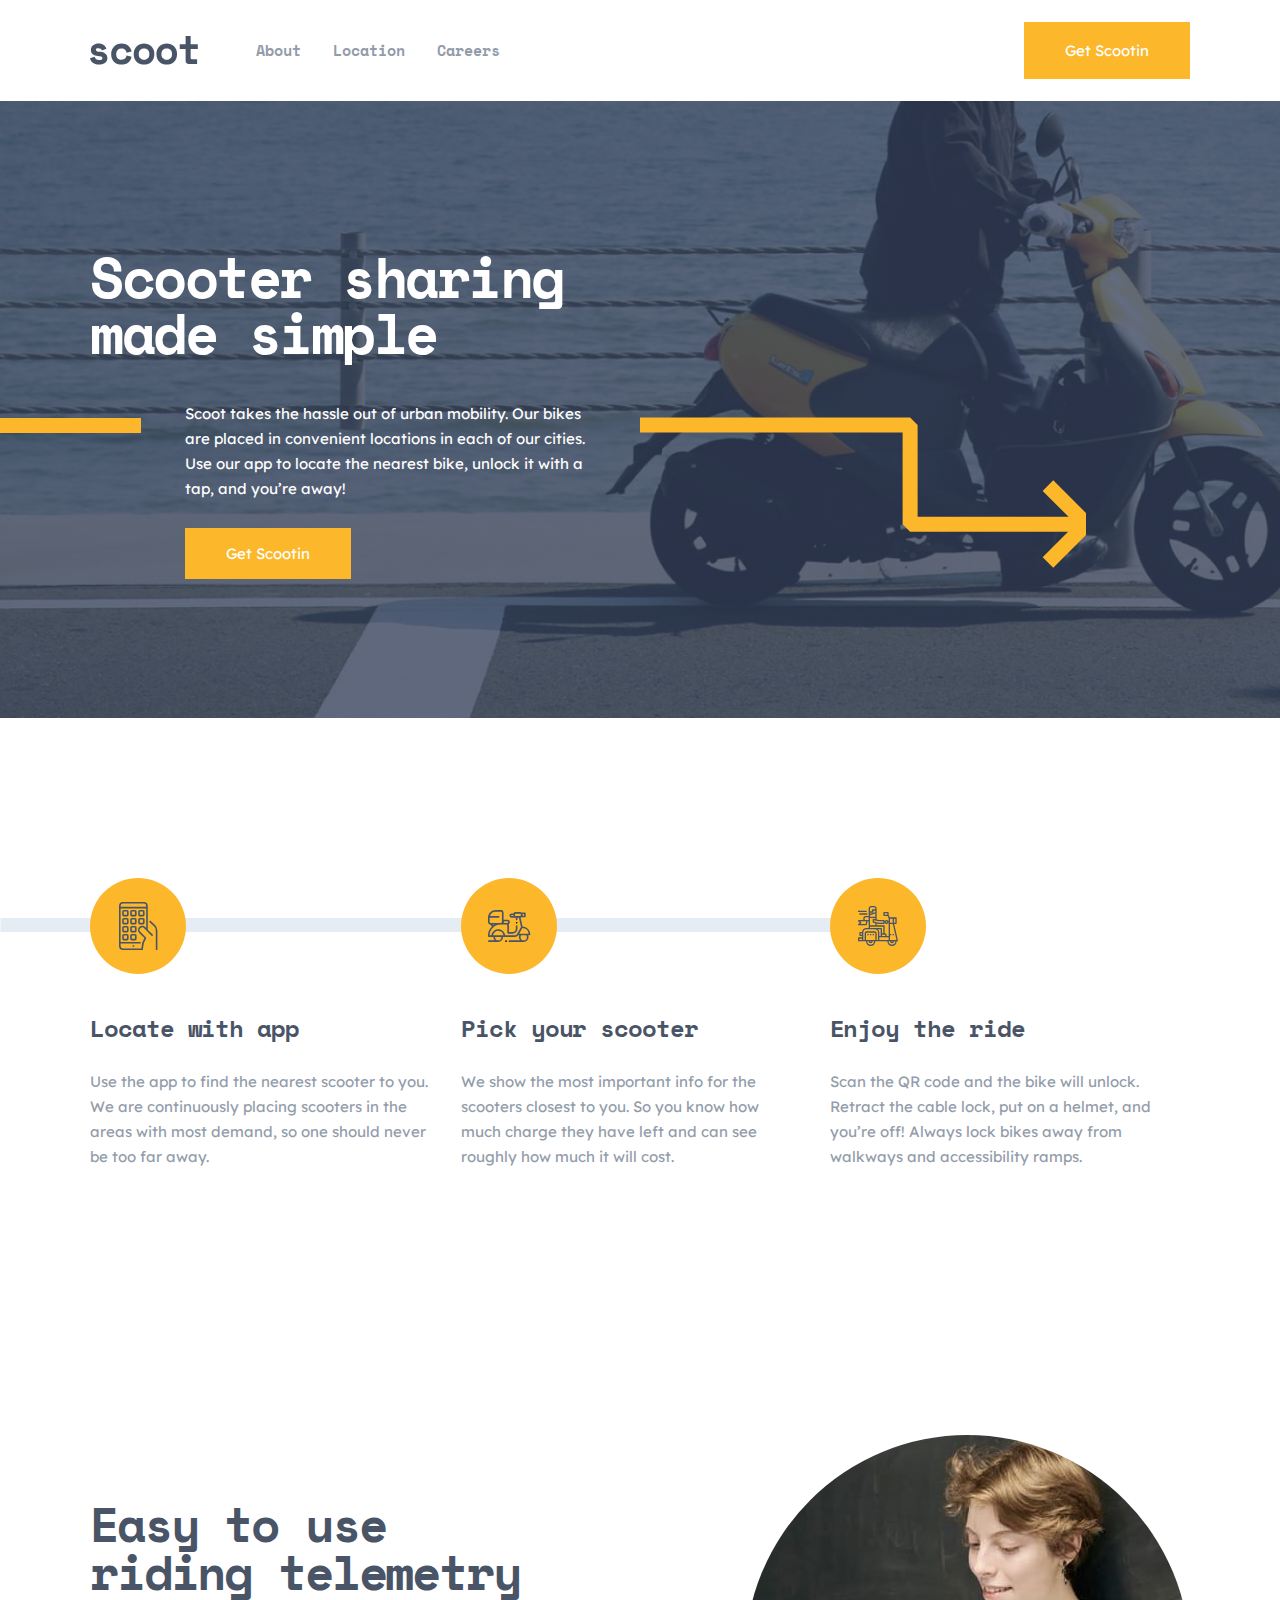
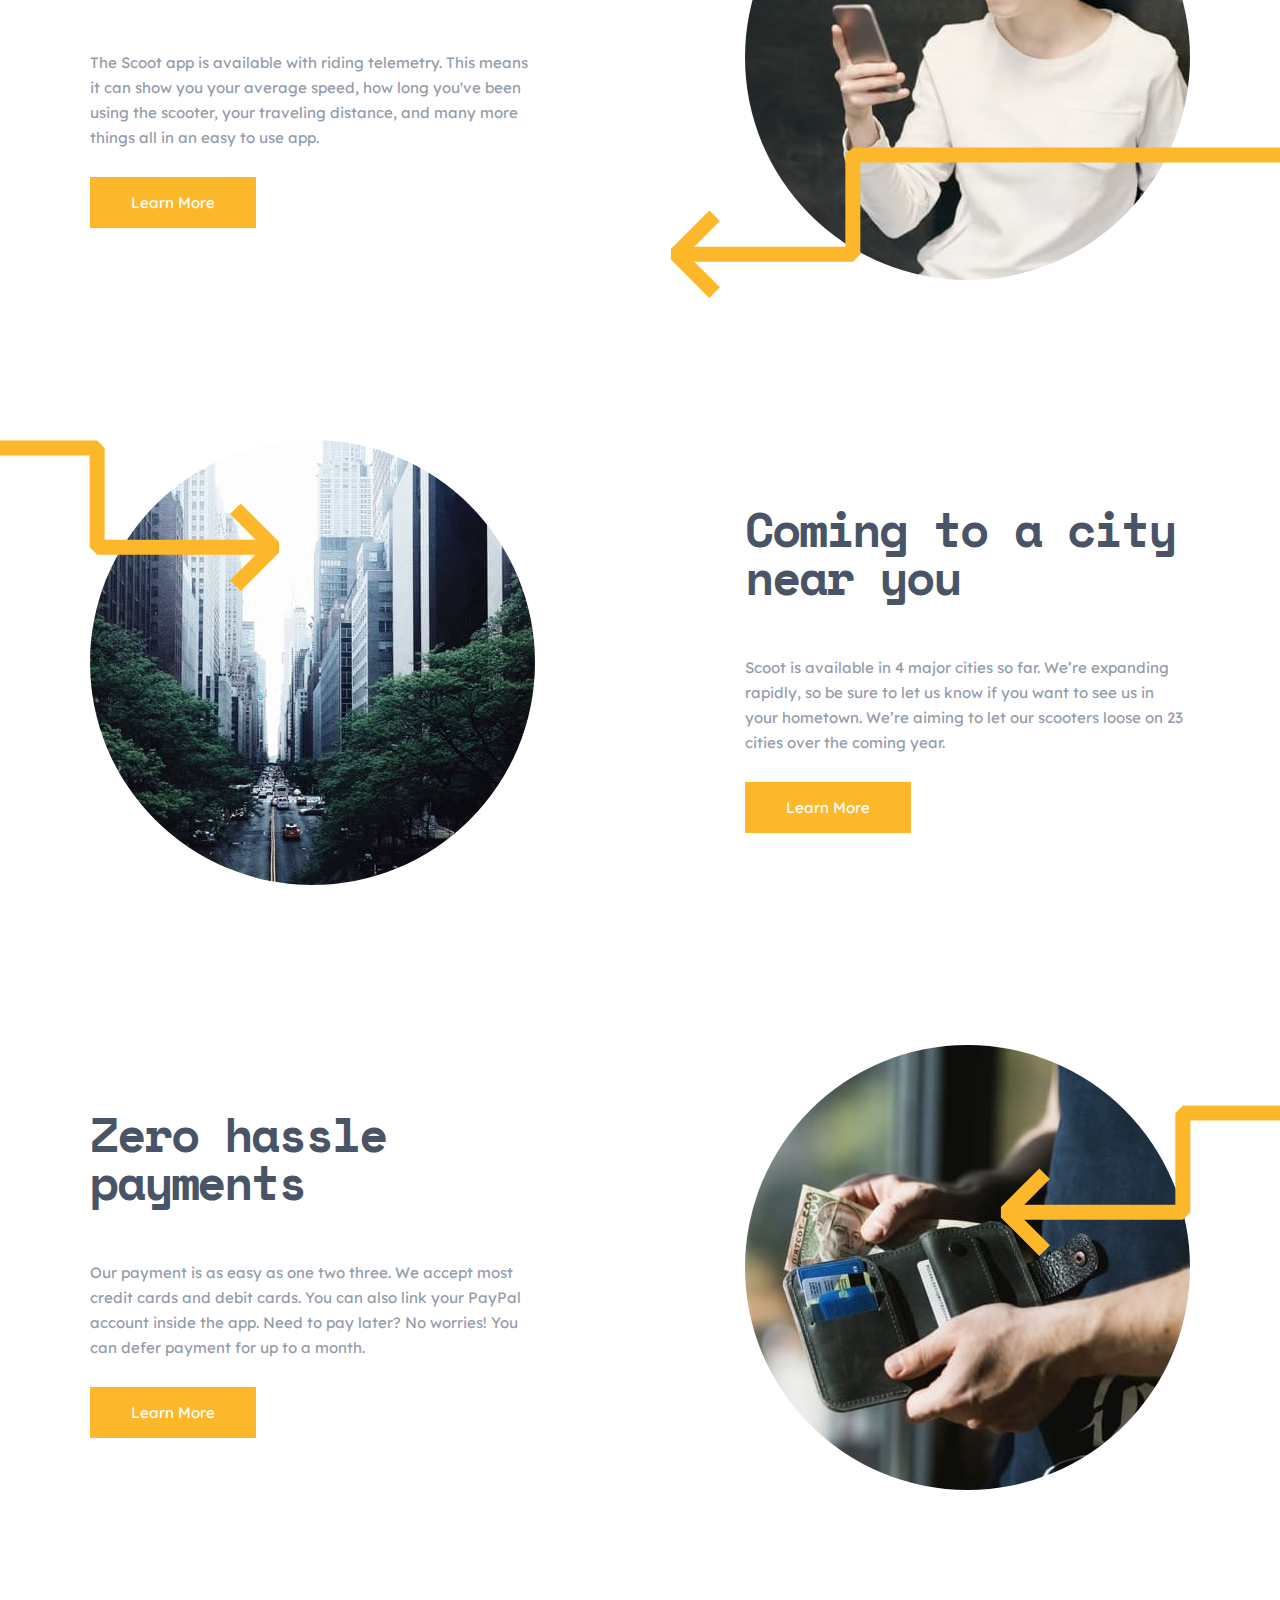
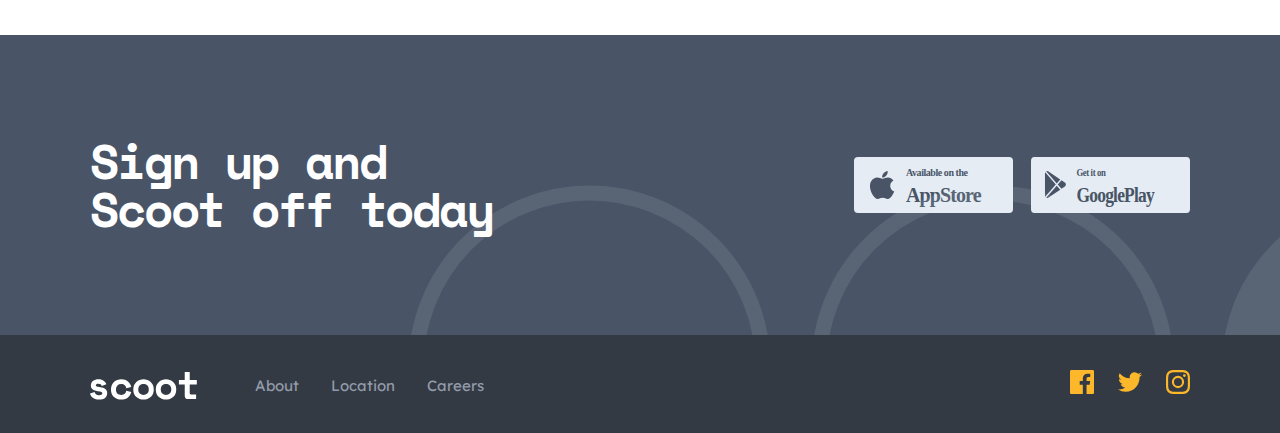
<file: index.html>
<!doctype html>
<html lang="en">

<head>
  <meta charset="utf-8">
  <meta name="viewport" content="width=device-width, initial-scale=1, shrink-to-fit=no">
  <link rel="stylesheet" href="./css/main.min.css">
  <title>Scoot Home</title>
</head>

<body>
  <!--HEADER-->
  <header class="header">
    <div class="header__container container">
      <img src="./assets/icons/hamburger.svg" alt="hamburger" id="open" onclick="openF()">
      <div id="sidebar">
        <img src="./assets/icons/close.svg" alt="close" id="close" onclick="closeF()">
        <ul class="sidebar__menu">
          <li class="sidebar__item">
            <a href="./about.html" class="sidebar__link" onclick="closeF()">About</a>
          </li>
          <li class="sidebar__item">
            <a href="./location.html" class="sidebar__link" onclick="closeF()">Location</a>
          </li>
          <li class="sidebar__item">
            <a href="./career.html" class="sidebar__link" onclick="closeF()">Careers</a>
          </li>
        </ul>
        <a href="#" class="sidebar__btn" onclick="closeF()">Get Scootin</a>
      </div>
      <nav class="sitenav">
        <a href="index.html" class="logo-link">
          <img class="logo" src="./assets/logo.svg" alt="logo">
        </a>
        <ul class="sitenav__list">
          <li class="sitenav__item">
            <a class="sitenav__link" href="./about.html">About</a>
          </li>
          <li class="sitenav__item">
            <a class="sitenav__link" href="./location.html">Location</a>
          </li>
          <li class="sitenav__item">
            <a class="sitenav__link" href="./career.html">Careers</a>
          </li>
        </ul>
      </nav>
      <a href="#" class="sitenav__btn btn-hover">Get Scootin</a>
    </div>
  </header>
  <main class="main">
    <section class="hero">
      <div class="container hero__container">
        <h1 class="hero__title">Scooter sharing made simple</h1>
        <div class="hero__content">
          <p class="hero__content--desc">Scoot takes the hassle out of urban mobility. Our bikes are placed in
            convenient locations in each of our cities. Use our app to locate the nearest bike, unlock it with a tap,
            and you’re away!</p>
          <a href="#" class="hero__content--link">Get Scootin</a>
        </div>
      </div>
    </section>

    <section class="feature">
      <div class="feature__container container">
        <ul class="feature__list">
          <li class="feature__item">
            <img src="./assets/icons/locate.svg" alt="icon" class="feature__item--icon">
            <div class="feature__item--content">

              <h4 class="feature__item--title">Locate with app</h4>
              <p class="feature__item--desc">Use the app to find the nearest scooter to you. We are continuously placing
                scooters in the areas with most demand, so one should never be too far away. </p>
            </div>
          </li>
          <li class="feature__item">
            <img src="./assets/icons/scooter.svg" alt="icon" class="feature__item--icon">
            <div class="feature__item--content">

              <h4 class="feature__item--title">Pick your scooter</h4>
              <p class="feature__item--desc">We show the most important info for the scooters closest to you. So you
                know
                how much charge they have left and can see roughly how much it will cost.</p>
            </div>
          </li>
          <li class="feature__item">
            <img src="./assets/icons/ride.svg" alt="icon" class="feature__item--icon">
            <div class="feature__item--content">
              <h4 class="feature__item--title">Enjoy the ride</h4>
              <p class="feature__item--desc">Scan the QR code and the bike will unlock. Retract the cable lock, put on a
                helmet, and you’re off! Always lock bikes away from walkways and accessibility ramps.</p>
            </div>
          </li>
        </ul>
      </div>
    </section>

    <section class="articles">
      <div class="articles__container container">
        <div class="article">
          <div class="article__content">
            <h1 class="article__content--title">Easy to use
              riding telemetry</h1>
            <p class="article__content--desc">The Scoot app is available with riding telemetry. This means it can show
              you your average speed, how long you've been using the scooter, your traveling distance, and many more
              things all in an easy to use app.</p>
            <a href="#" class="hero__content--link">Learn More</a>
          </div>
          <img src="./assets/images/telemetry.jpg" alt="" class="article__img">
        </div>
        <div class="article">
          <div class="article__content">
            <h1 class="article__content--title">Coming to a city near you</h1>
            <p class="article__content--desc">Scoot is available in 4 major cities so far. We’re expanding rapidly, so
              be sure to let us know if you want to see us in your hometown. We’re aiming to let our scooters loose on
              23 cities over the coming year.</p>
            <a href="#" class="hero__content--link">Learn More</a>
          </div>
          <img src="./assets/images/near-you.jpg" alt="" class="article__img">
        </div>
        <div class="article">
          <div class="article__content">
            <h1 class="article__content--title">Zero hassle payments</h1>
            <p class="article__content--desc">Our payment is as easy as one two three. We accept most credit cards and
              debit cards. You can also link your PayPal account inside the app. Need to pay later? No worries! You can
              defer payment for up to a month.</p>
            <a href="#" class="hero__content--link">Learn More</a>
          </div>
          <img src="./assets/images/payments.jpg" class="article__img" alt="pay">
        </div>
      </div>
    </section>
  </main>
  <!--Footer-->
  <footer class="footer">
    <section class="store">
      <div class="store__container container">
        <h2 class="store__title">Sign up and Scoot off today</h2>
        <div class="store__links">
          <a href="#" class="store__link">
            <img src="./assets/icons/app-store.svg" alt="image" class="store__img">
          </a>
          <a href="#" class="footer__store--link">
            <img src="./assets/icons/google-play.svg" alt="image" class="store__img">
          </a>
        </div>
      </div>
    </section>
    <div class="footer__container container">
      <nav class="sitenav">
        <a href="index.html" class="logo-link">
          <img class="logo" src="./assets/logo-white.svg" alt="logo">
        </a>
        <ul class="sitenav__list">
          <li class="sitenav__item">
            <a class="sitenav__link" href="./about.html">About</a>
          </li>
          <li class="sitenav__item">
            <a class="sitenav__link" href="./location.html">Location</a>
          </li>
          <li class="sitenav__item">
            <a class="sitenav__link" href="./career.html">Careers</a>
          </li>
        </ul>
      </nav>
      <div class="footer__icon">
        <a href="#" class="footer__icon--link">
          <svg xmlns="http://www.w3.org/2000/svg" width="24" height="24">
            <path fill="#FCB72B"
              d="M22.675 0H1.325C.593 0 0 .593 0 1.325v21.351C0 23.407.593 24 1.325 24H12.82v-9.294H9.692v-3.622h3.128V8.413c0-3.1 1.893-4.788 4.659-4.788 1.325 0 2.463.099 2.795.143v3.24l-1.918.001c-1.504 0-1.795.715-1.795 1.763v2.313h3.587l-.467 3.622h-3.12V24h6.116c.73 0 1.323-.593 1.323-1.325V1.325C24 .593 23.407 0 22.675 0z" />
          </svg>
        </a>
        <a href="#" class="footer__icon--link">
          <svg xmlns="http://www.w3.org/2000/svg" width="24" height="20">
            <path fill="#FCB72B"
              d="M24 2.557a9.83 9.83 0 01-2.828.775A4.932 4.932 0 0023.337.608a9.864 9.864 0 01-3.127 1.195A4.916 4.916 0 0016.616.248c-3.179 0-5.515 2.966-4.797 6.045A13.978 13.978 0 011.671 1.149a4.93 4.93 0 001.523 6.574 4.903 4.903 0 01-2.229-.616c-.054 2.281 1.581 4.415 3.949 4.89a4.935 4.935 0 01-2.224.084 4.928 4.928 0 004.6 3.419A9.9 9.9 0 010 17.54a13.94 13.94 0 007.548 2.212c9.142 0 14.307-7.721 13.995-14.646A10.025 10.025 0 0024 2.557z" />
          </svg>
        </a>
        <a href="#" class="footer__icon--link">
          <svg xmlns="http://www.w3.org/2000/svg" width="24" height="24">
            <path fill="#FCB72B"
              d="M12 2.163c3.204 0 3.584.012 4.85.07 3.252.148 4.771 1.691 4.919 4.919.058 1.265.069 1.645.069 4.849 0 3.205-.012 3.584-.069 4.849-.149 3.225-1.664 4.771-4.919 4.919-1.266.058-1.644.07-4.85.07-3.204 0-3.584-.012-4.849-.07-3.26-.149-4.771-1.699-4.919-4.92-.058-1.265-.07-1.644-.07-4.849 0-3.204.013-3.583.07-4.849.149-3.227 1.664-4.771 4.919-4.919 1.266-.057 1.645-.069 4.849-.069zM12 0C8.741 0 8.333.014 7.053.072 2.695.272.273 2.69.073 7.052.014 8.333 0 8.741 0 12c0 3.259.014 3.668.072 4.948.2 4.358 2.618 6.78 6.98 6.98C8.333 23.986 8.741 24 12 24c3.259 0 3.668-.014 4.948-.072 4.354-.2 6.782-2.618 6.979-6.98.059-1.28.073-1.689.073-4.948 0-3.259-.014-3.667-.072-4.947-.196-4.354-2.617-6.78-6.979-6.98C15.668.014 15.259 0 12 0zm0 5.838a6.162 6.162 0 100 12.324 6.162 6.162 0 000-12.324zM12 16a4 4 0 110-8 4 4 0 010 8zm6.406-11.845a1.44 1.44 0 100 2.881 1.44 1.44 0 000-2.881z" />
          </svg>
        </a>
      </div>
    </div>
  </footer>

  <script src="./app.js"></script>
</body>

</html>
</file>
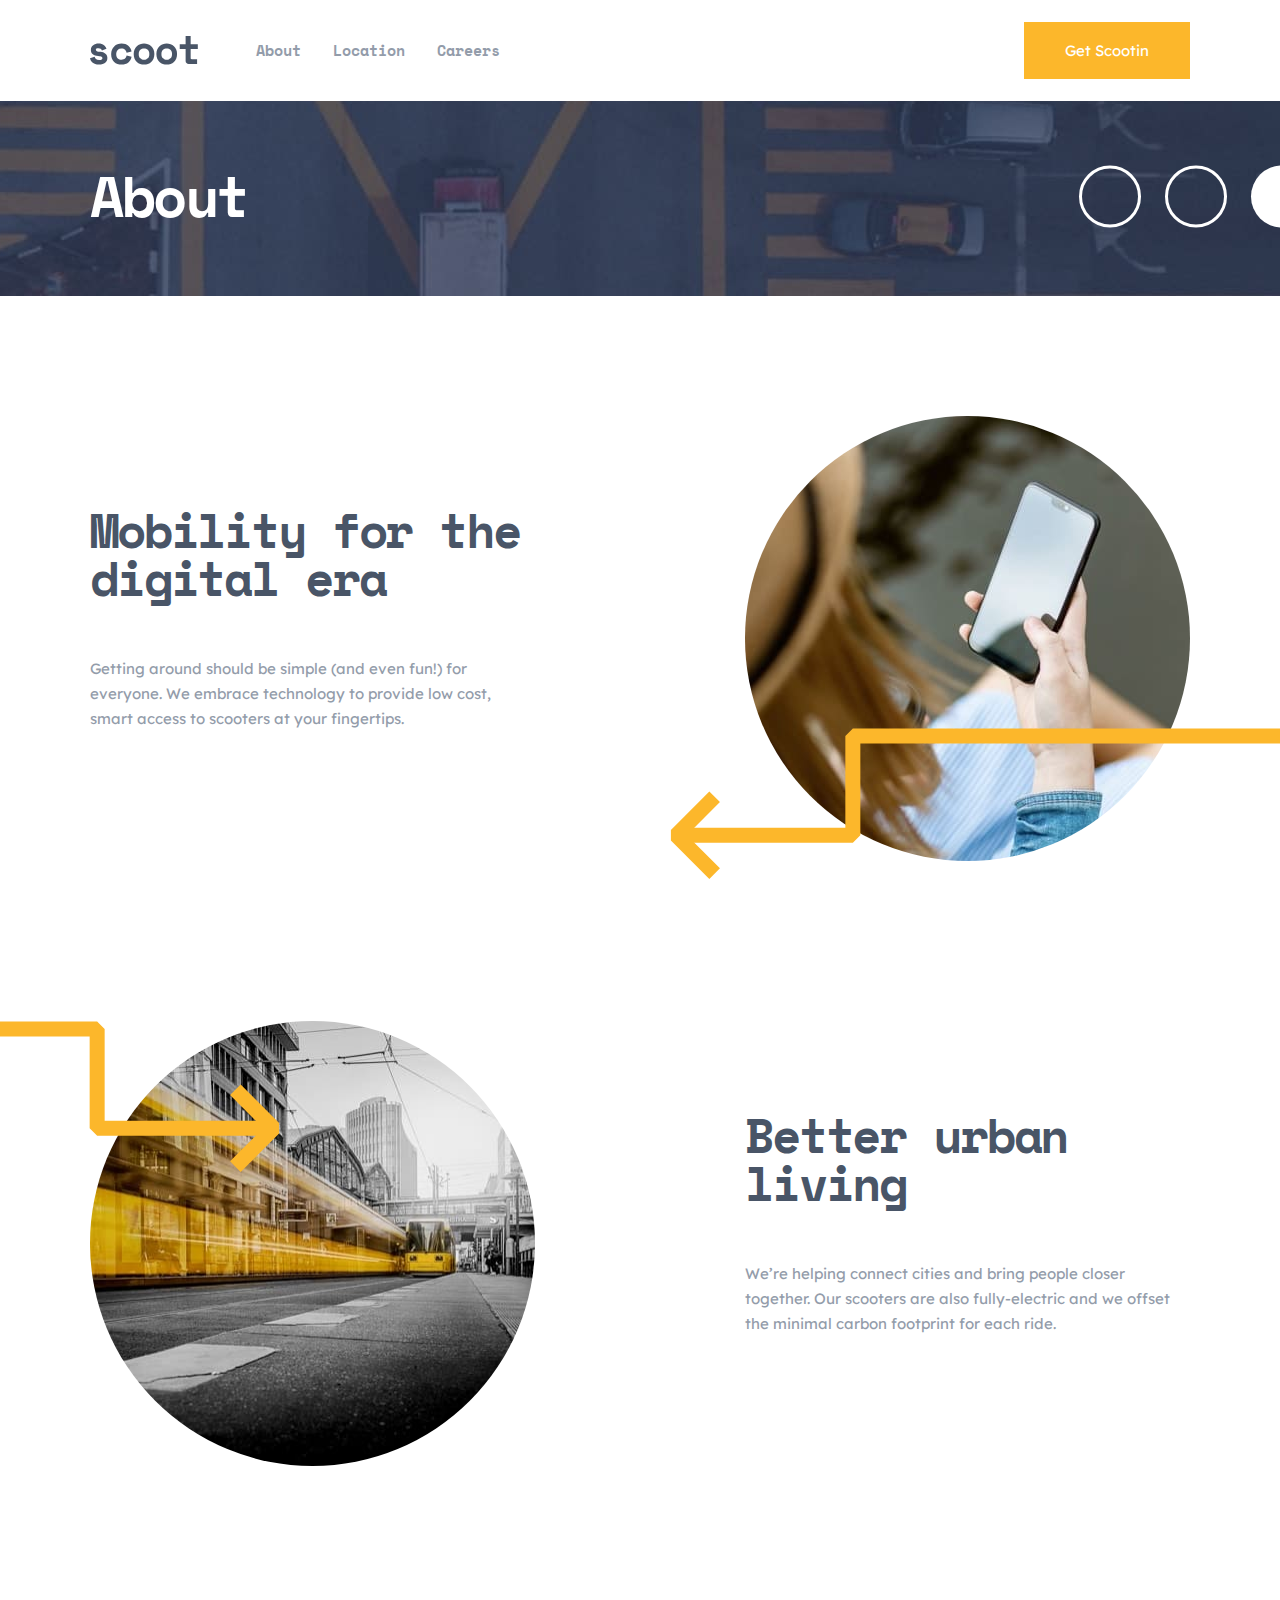
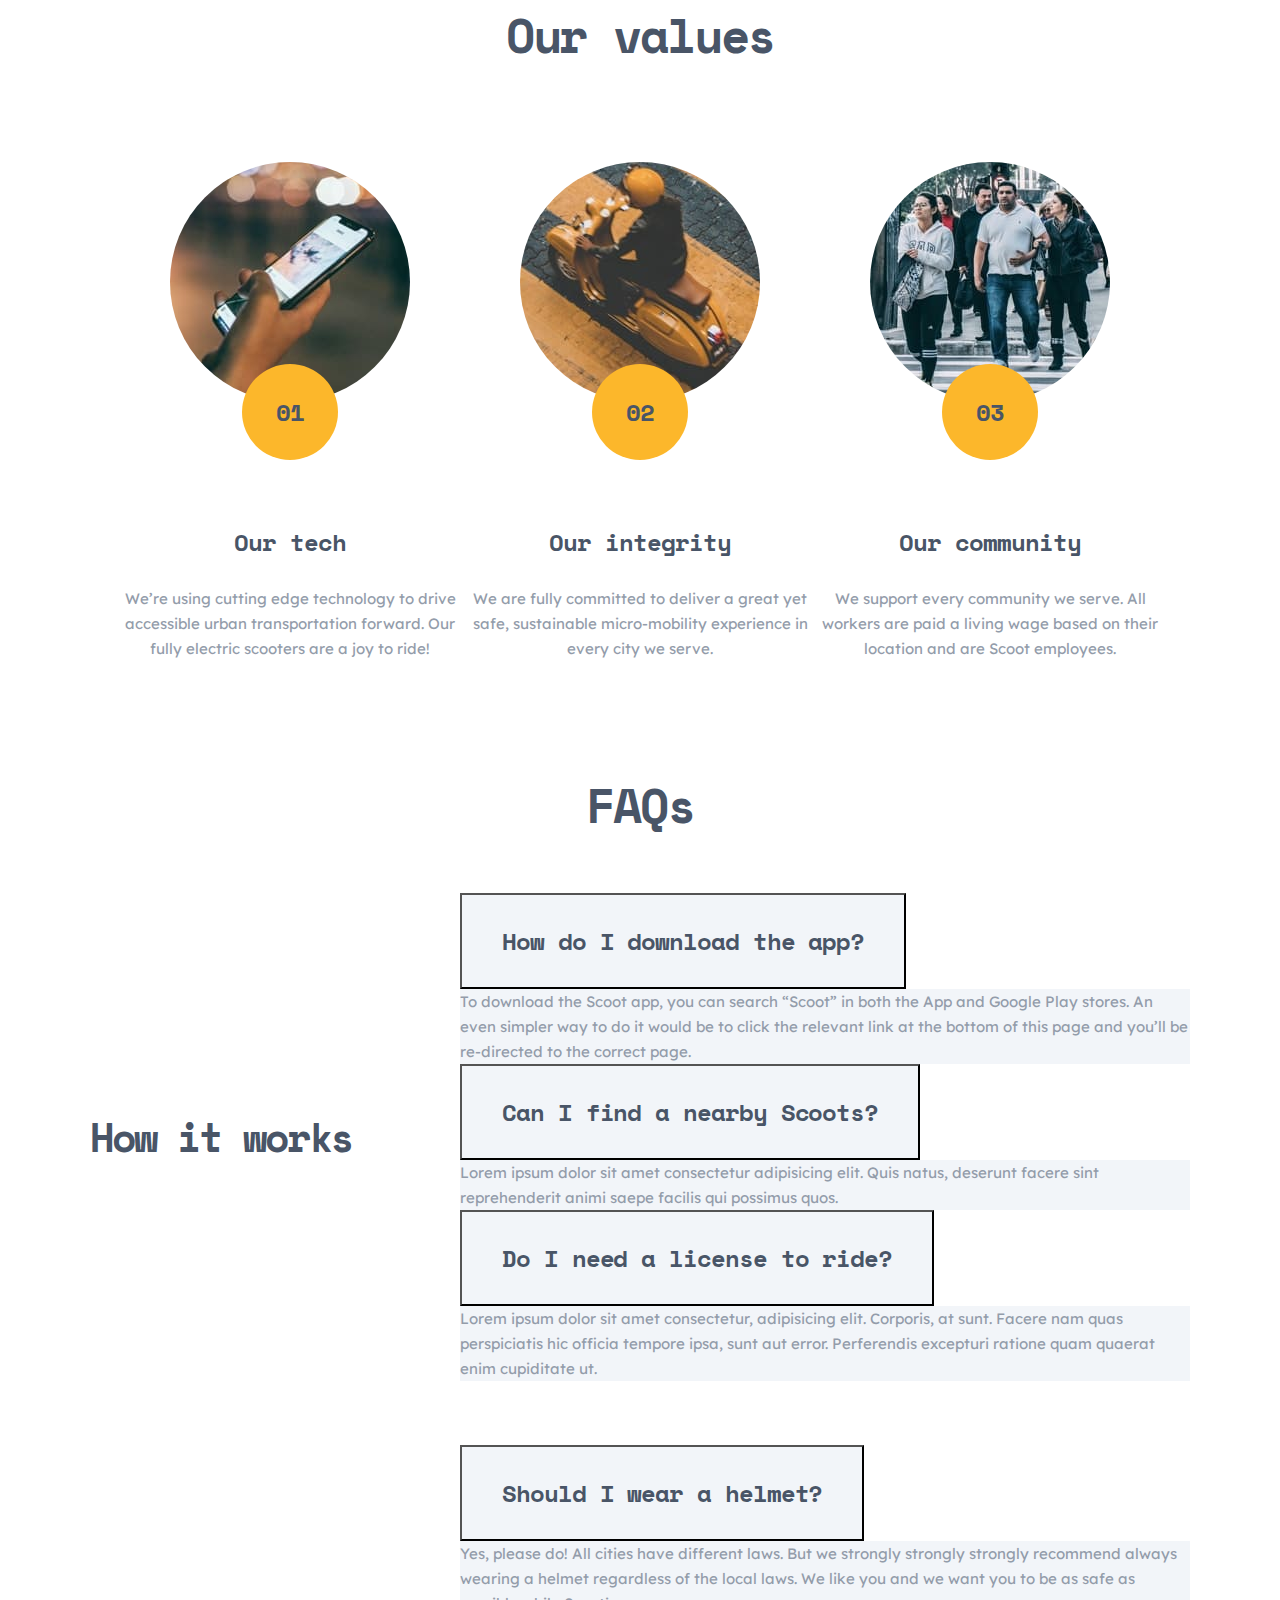
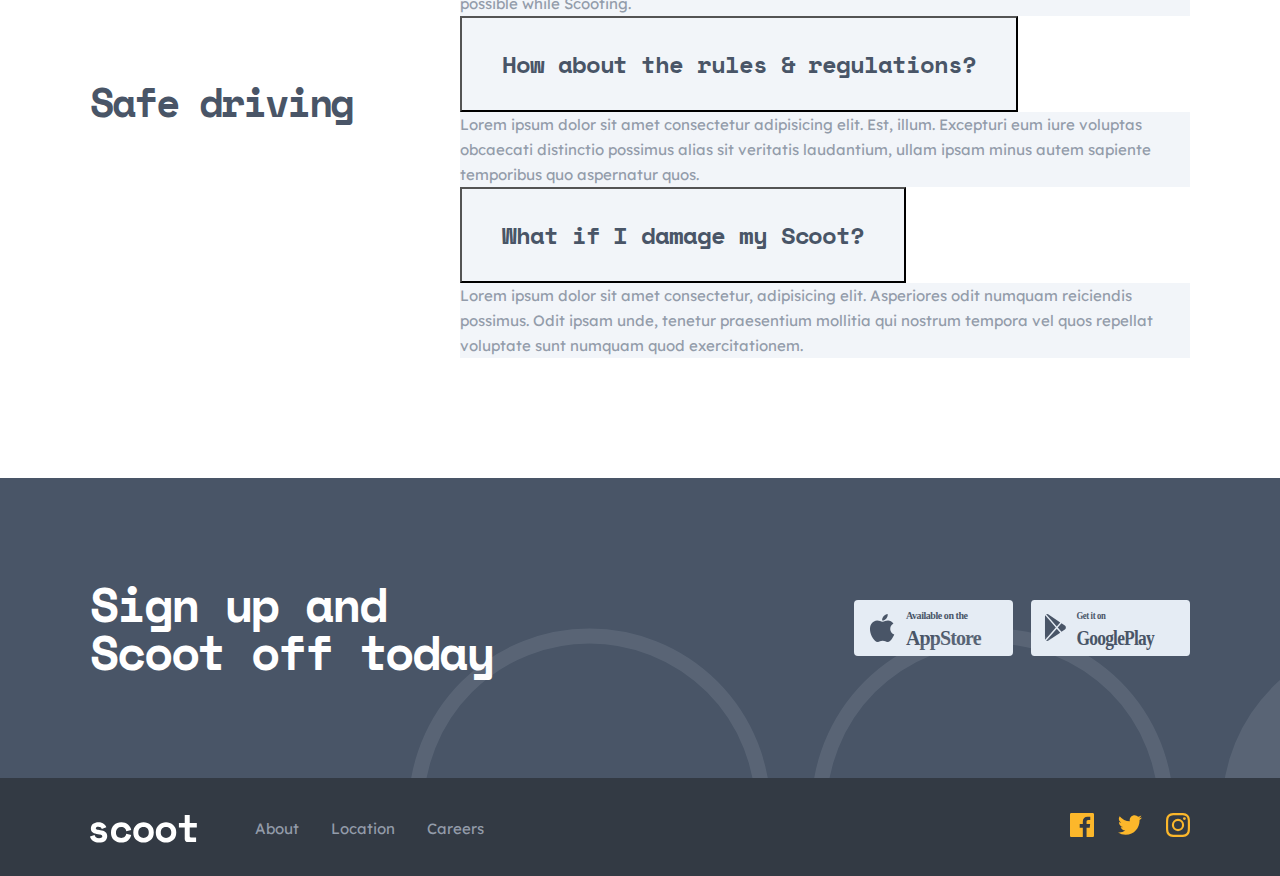
<file: about.html>
<!doctype html>
<html lang="en">

<head>
    <meta charset="utf-8">
    <meta name="viewport" content="width=device-width, initial-scale=1, shrink-to-fit=no">
    <link href="https://cdn.jsdelivr.net/npm/bootstrap@5.3.0-alpha1/dist/css/bootstrap.min.css" rel="stylesheet"
        integrity="sha384-GLhlTQ8iRABdZLl6O3oVMWSktQOp6b7In1Zl3/Jr59b6EGGoI1aFkw7cmDA6j6gD" crossorigin="anonymous">
    <link rel="stylesheet" href="./css/main.min.css">
    <title>Scoot About</title>
</head>

<body>
    <!--Header-->
    <header class="header">
        <div class="header__container container">
            <img src="./assets/icons/hamburger.svg" alt="hamburger" id="open" onclick="openF()">
            <div id="sidebar">
                <img src="./assets/icons/close.svg" alt="close" id="close" onclick="closeF()">
                <ul class="sidebar__menu">
                    <li class="sidebar__item">
                        <a href="./about.html" class="sidebar__link" onclick="closeF()">About</a>
                    </li>
                    <li class="sidebar__item">
                        <a href="./location.html" class="sidebar__link" onclick="closeF()">Location</a>
                    </li>
                    <li class="sidebar__item">
                        <a href="./career.html" class="sidebar__link" onclick="closeF()">Careers</a>
                    </li>
                </ul>
                <a href="#" class="sidebar__btn" onclick="closeF()">Get Scootin</a>
            </div>
            <nav class="sitenav">
                <a href="index.html" class="logo-link">
                    <img class="logo" src="./assets/logo.svg" alt="logo">
                </a>
                <ul class="sitenav__list">
                    <li class="sitenav__item">
                        <a class="sitenav__link" href="./about.html">About</a>
                    </li>
                    <li class="sitenav__item">
                        <a class="sitenav__link" href="./location.html">Location</a>
                    </li>
                    <li class="sitenav__item">
                        <a class="sitenav__link" href="./career.html">Careers</a>
                    </li>
                </ul>
            </nav>
            <a href="#" class="sitenav__btn btn-hover">Get Scootin</a>
        </div>
    </header>
    <!--Main-->
    <main class="main">
        <!-- Hero -->
        <section class="page-hero">
            <div class="page-hero__container container">
                <h1 class="page-hero__title">About</h1>
            </div>
        </section>
        <section class="articles">
            <div class="articles__container container">
                <div class="article">
                    <div class="article__content">
                        <h1 class="article__content--title">Mobility for the digital era</h1>
                        <p class="article__content--desc">Getting around should be simple (and even fun!) for everyone.
                            We embrace technology to provide low cost, smart access to scooters at your fingertips.</p>
                    </div>
                    <img src="./assets/images/digital-era.jpg" alt="image" class="article__img">
                </div>
                <div class="article">
                    <div class="article__content">
                        <h1 class="article__content--title">Better urban living</h1>
                        <p class="article__content--desc">We’re helping connect cities and bring people closer together.
                            Our scooters are also fully-electric and we offset the minimal carbon footprint for each
                            ride.</p>
                    </div>
                    <img src="./assets/images/better-living.jpg" alt="image" class="article__img  about__article">
                </div>
            </div>
        </section>
        <section class="ours">
            <div class="ours__container container">
                <h2 class="ours__title">Our values</h2>
                <div class="ours__wrapper">
                    <div class="ours__our">
                        <div class="ours__our--wrap">
                            <img src="./assets/images/our-tech.jpg" alt="our-img" class="ours__our--img">
                            <h4 class="ours__our--circle">01</h4>
                        </div>
                        <h4 class="ours__our--title">Our tech</h4>
                        <p class="ours__our--desc">We’re using cutting edge technology to drive accessible urban
                            transportation forward. Our fully electric scooters are a joy to ride!</p>
                    </div>
                    <div class="ours__our">
                        <div class="ours__our--wrap">
                            <img src="./assets/images/our-integrity.jpg" alt="our-img" class="ours__our--img">
                            <h4 class="ours__our--circle">02</h4>
                        </div>
                        <h4 class="ours__our--title">Our integrity</h4>
                        <p class="ours__our--desc">We are fully committed to deliver a great yet safe, sustainable
                            micro-mobility experience in every city we serve.</p>
                    </div>
                    <div class="ours__our">
                        <div class="ours__our--wrap">
                            <img src="./assets/images/our-community.jpg" alt="our-img" class="ours__our--img">
                            <h4 class="ours__our--circle">03</h4>
                        </div>
                        <h4 class="ours__our--title">Our community</h4>
                        <p class="ours__our--desc">We support every community we serve. All workers are paid a
                            living
                            wage based on their location and are Scoot employees.</p>
                    </div>
                </div>
            </div>
        </section>
        <section class="faqs">
            <div class="faqs__container container">
                <h2 class="faqs__title">FAQs</h2>
                <div class="faqs__works">
                    <h2 class="faqs__works--title">How it works</h2>
                    <div class="accordion accordion-flush bg-danger" id="accordionFlushExample">
                        <div class="accordion-item">
                            <h2 class="accordion-header" id="flush-headingOne">
                                <button class="accordion-button collapsed btn-outline-none" type="button"
                                    data-bs-toggle="collapse" data-bs-target="#flush-collapseOne" aria-expanded="false"
                                    aria-controls="flush-collapseOne">
                                    How do I download the app?
                                </button>
                            </h2>
                            <div id="flush-collapseOne" class="accordion-collapse collapse"
                                aria-labelledby="flush-headingOne" data-bs-parent="#accordionFlushExample">
                                <div class="accordion-body">To download the Scoot app, you can search “Scoot” in both
                                    the App and Google Play stores. An even simpler way to do it would be to click the
                                    relevant link at the bottom of this page and you’ll be re-directed to the correct
                                    page.</div>
                            </div>
                        </div>
                        <div class="accordion-item">
                            <h2 class="accordion-header" id="flush-headingTwo">
                                <button class="accordion-button collapsed" type="button" data-bs-toggle="collapse"
                                    data-bs-target="#flush-collapseTwo" aria-expanded="false"
                                    aria-controls="flush-collapseTwo">
                                    Can I find a nearby Scoots?
                                </button>
                            </h2>
                            <div id="flush-collapseTwo" class="accordion-collapse collapse"
                                aria-labelledby="flush-headingTwo" data-bs-parent="#accordionFlushExample">
                                <div class="accordion-body">Lorem ipsum dolor sit amet consectetur adipisicing elit.
                                    Quis natus, deserunt facere sint reprehenderit animi saepe facilis qui possimus
                                    quos.</div>
                            </div>
                        </div>
                        <div class="accordion-item">
                            <h2 class="accordion-header" id="flush-headingThree">
                                <button class="accordion-button collapsed" type="button" data-bs-toggle="collapse"
                                    data-bs-target="#flush-collapseThree" aria-expanded="false"
                                    aria-controls="flush-collapseThree">
                                    Do I need a license to ride?
                                </button>
                            </h2>
                            <div id="flush-collapseThree" class="accordion-collapse collapse"
                                aria-labelledby="flush-headingThree" data-bs-parent="#accordionFlushExample">
                                <div class="accordion-body">Lorem ipsum dolor sit amet consectetur, adipisicing elit.
                                    Corporis, at sunt. Facere nam quas perspiciatis hic officia tempore ipsa, sunt aut
                                    error. Perferendis excepturi ratione quam quaerat enim cupiditate ut.</div>
                            </div>
                        </div>
                    </div>
                </div>

                <div class="faqs__driving">
                    <h2 class="faqs__driving--title">Safe driving</h2>
                    <div class="accordion" id="accordionPanelsStayOpenExample">
                        <div class="accordion-item">
                            <h2 class="accordion-header" id="panelsStayOpen-headingOne">
                                <button class="accordion-button" type="button" data-bs-toggle="collapse"
                                    data-bs-target="#panelsStayOpen-collapseOne" aria-expanded="true"
                                    aria-controls="panelsStayOpen-collapseOne">
                                    Should I wear a helmet?
                                </button>
                            </h2>
                            <div id="panelsStayOpen-collapseOne" class="accordion-collapse collapse show"
                                aria-labelledby="panelsStayOpen-headingOne">
                                <div class="accordion-body">
                                    Yes, please do! All cities have different laws. But we strongly strongly strongly
                                    recommend always wearing a helmet regardless of the local laws. We like you and we
                                    want you to be as safe as possible while Scooting.
                                </div>
                            </div>
                        </div>
                        <div class="accordion-item">
                            <h2 class="accordion-header" id="panelsStayOpen-headingTwo">
                                <button class="accordion-button collapsed" type="button" data-bs-toggle="collapse"
                                    data-bs-target="#panelsStayOpen-collapseTwo" aria-expanded="false"
                                    aria-controls="panelsStayOpen-collapseTwo">
                                    How about the rules & regulations?
                                </button>
                            </h2>
                            <div id="panelsStayOpen-collapseTwo" class="accordion-collapse collapse"
                                aria-labelledby="panelsStayOpen-headingTwo">
                                <div class="accordion-body">
                                    Lorem ipsum dolor sit amet consectetur adipisicing elit. Est, illum. Excepturi eum
                                    iure voluptas obcaecati distinctio possimus alias sit veritatis laudantium, ullam
                                    ipsam minus autem sapiente temporibus quo aspernatur quos.
                                </div>
                            </div>
                        </div>
                        <div class="accordion-item">
                            <h2 class="accordion-header" id="panelsStayOpen-headingThree">
                                <button class="accordion-button collapsed" type="button" data-bs-toggle="collapse"
                                    data-bs-target="#panelsStayOpen-collapseThree" aria-expanded="false"
                                    aria-controls="panelsStayOpen-collapseThree">
                                    What if I damage my Scoot?
                                </button>
                            </h2>
                            <div id="panelsStayOpen-collapseThree" class="accordion-collapse collapse"
                                aria-labelledby="panelsStayOpen-headingThree">
                                <div class="accordion-body">Lorem ipsum dolor sit amet consectetur, adipisicing elit.
                                    Asperiores odit numquam reiciendis possimus. Odit ipsam unde, tenetur praesentium
                                    mollitia qui nostrum tempora vel quos repellat voluptate sunt numquam quod
                                    exercitationem.</div>
                            </div>
                        </div>
                    </div>
                </div>
            </div>
        </section>
    </main>
    <!--footer-->
    <footer class="footer">
        <section class="store">
            <div class="store__container container">
                <h2 class="store__title">Sign up and Scoot off today</h2>
                <div class="store__links">
                    <a href="#" class="store--link">
                        <img src="./assets/icons/app-store.svg" alt="image" class="store__img">
                    </a>
                    <a href="#" class="store--link">
                        <img src="./assets/icons/google-play.svg" alt="image" class="store__img">
                    </a>
                </div>
            </div>
        </section>
        <div class="footer__container container">
            <nav class="sitenav">
                <a href="index.html" class="logo-link">
                    <img class="logo" src="./assets/logo-white.svg" alt="logo">
                </a>
                <ul class="sitenav__list">
                    <li class="sitenav__item">
                        <a class="sitenav__link" href="./about.html">About</a>
                    </li>
                    <li class="sitenav__item">
                        <a class="sitenav__link" href="./location.html">Location</a>
                    </li>
                    <li class="sitenav__item">
                        <a class="sitenav__link" href="./career.html">Careers</a>
                    </li>
                </ul>
            </nav>
            <div class="footer__icon">
                <a href="#" class="footer__icon--link">
                    <svg xmlns="http://www.w3.org/2000/svg" width="24" height="24">
                        <path fill="#FCB72B"
                            d="M22.675 0H1.325C.593 0 0 .593 0 1.325v21.351C0 23.407.593 24 1.325 24H12.82v-9.294H9.692v-3.622h3.128V8.413c0-3.1 1.893-4.788 4.659-4.788 1.325 0 2.463.099 2.795.143v3.24l-1.918.001c-1.504 0-1.795.715-1.795 1.763v2.313h3.587l-.467 3.622h-3.12V24h6.116c.73 0 1.323-.593 1.323-1.325V1.325C24 .593 23.407 0 22.675 0z" />
                    </svg>
                </a>
                <a href="#" class="footer__icon--link">
                    <svg xmlns="http://www.w3.org/2000/svg" width="24" height="20">
                        <path fill="#FCB72B"
                            d="M24 2.557a9.83 9.83 0 01-2.828.775A4.932 4.932 0 0023.337.608a9.864 9.864 0 01-3.127 1.195A4.916 4.916 0 0016.616.248c-3.179 0-5.515 2.966-4.797 6.045A13.978 13.978 0 011.671 1.149a4.93 4.93 0 001.523 6.574 4.903 4.903 0 01-2.229-.616c-.054 2.281 1.581 4.415 3.949 4.89a4.935 4.935 0 01-2.224.084 4.928 4.928 0 004.6 3.419A9.9 9.9 0 010 17.54a13.94 13.94 0 007.548 2.212c9.142 0 14.307-7.721 13.995-14.646A10.025 10.025 0 0024 2.557z" />
                    </svg>
                </a>
                <a href="#" class="footer__icon--link">
                    <svg xmlns="http://www.w3.org/2000/svg" width="24" height="24">
                        <path fill="#FCB72B"
                            d="M12 2.163c3.204 0 3.584.012 4.85.07 3.252.148 4.771 1.691 4.919 4.919.058 1.265.069 1.645.069 4.849 0 3.205-.012 3.584-.069 4.849-.149 3.225-1.664 4.771-4.919 4.919-1.266.058-1.644.07-4.85.07-3.204 0-3.584-.012-4.849-.07-3.26-.149-4.771-1.699-4.919-4.92-.058-1.265-.07-1.644-.07-4.849 0-3.204.013-3.583.07-4.849.149-3.227 1.664-4.771 4.919-4.919 1.266-.057 1.645-.069 4.849-.069zM12 0C8.741 0 8.333.014 7.053.072 2.695.272.273 2.69.073 7.052.014 8.333 0 8.741 0 12c0 3.259.014 3.668.072 4.948.2 4.358 2.618 6.78 6.98 6.98C8.333 23.986 8.741 24 12 24c3.259 0 3.668-.014 4.948-.072 4.354-.2 6.782-2.618 6.979-6.98.059-1.28.073-1.689.073-4.948 0-3.259-.014-3.667-.072-4.947-.196-4.354-2.617-6.78-6.979-6.98C15.668.014 15.259 0 12 0zm0 5.838a6.162 6.162 0 100 12.324 6.162 6.162 0 000-12.324zM12 16a4 4 0 110-8 4 4 0 010 8zm6.406-11.845a1.44 1.44 0 100 2.881 1.44 1.44 0 000-2.881z" />
                    </svg>
                </a>
            </div>
        </div>
    </footer>
    <script src="./app.js"></script>
    <script src="https://cdn.jsdelivr.net/npm/bootstrap@5.3.0-alpha1/dist/js/bootstrap.bundle.min.js"
        integrity="sha384-w76AqPfDkMBDXo30jS1Sgez6pr3x5MlQ1ZAGC+nuZB+EYdgRZgiwxhTBTkF7CXvN"
        crossorigin="anonymous"></script>
</body>

</html>
</file>
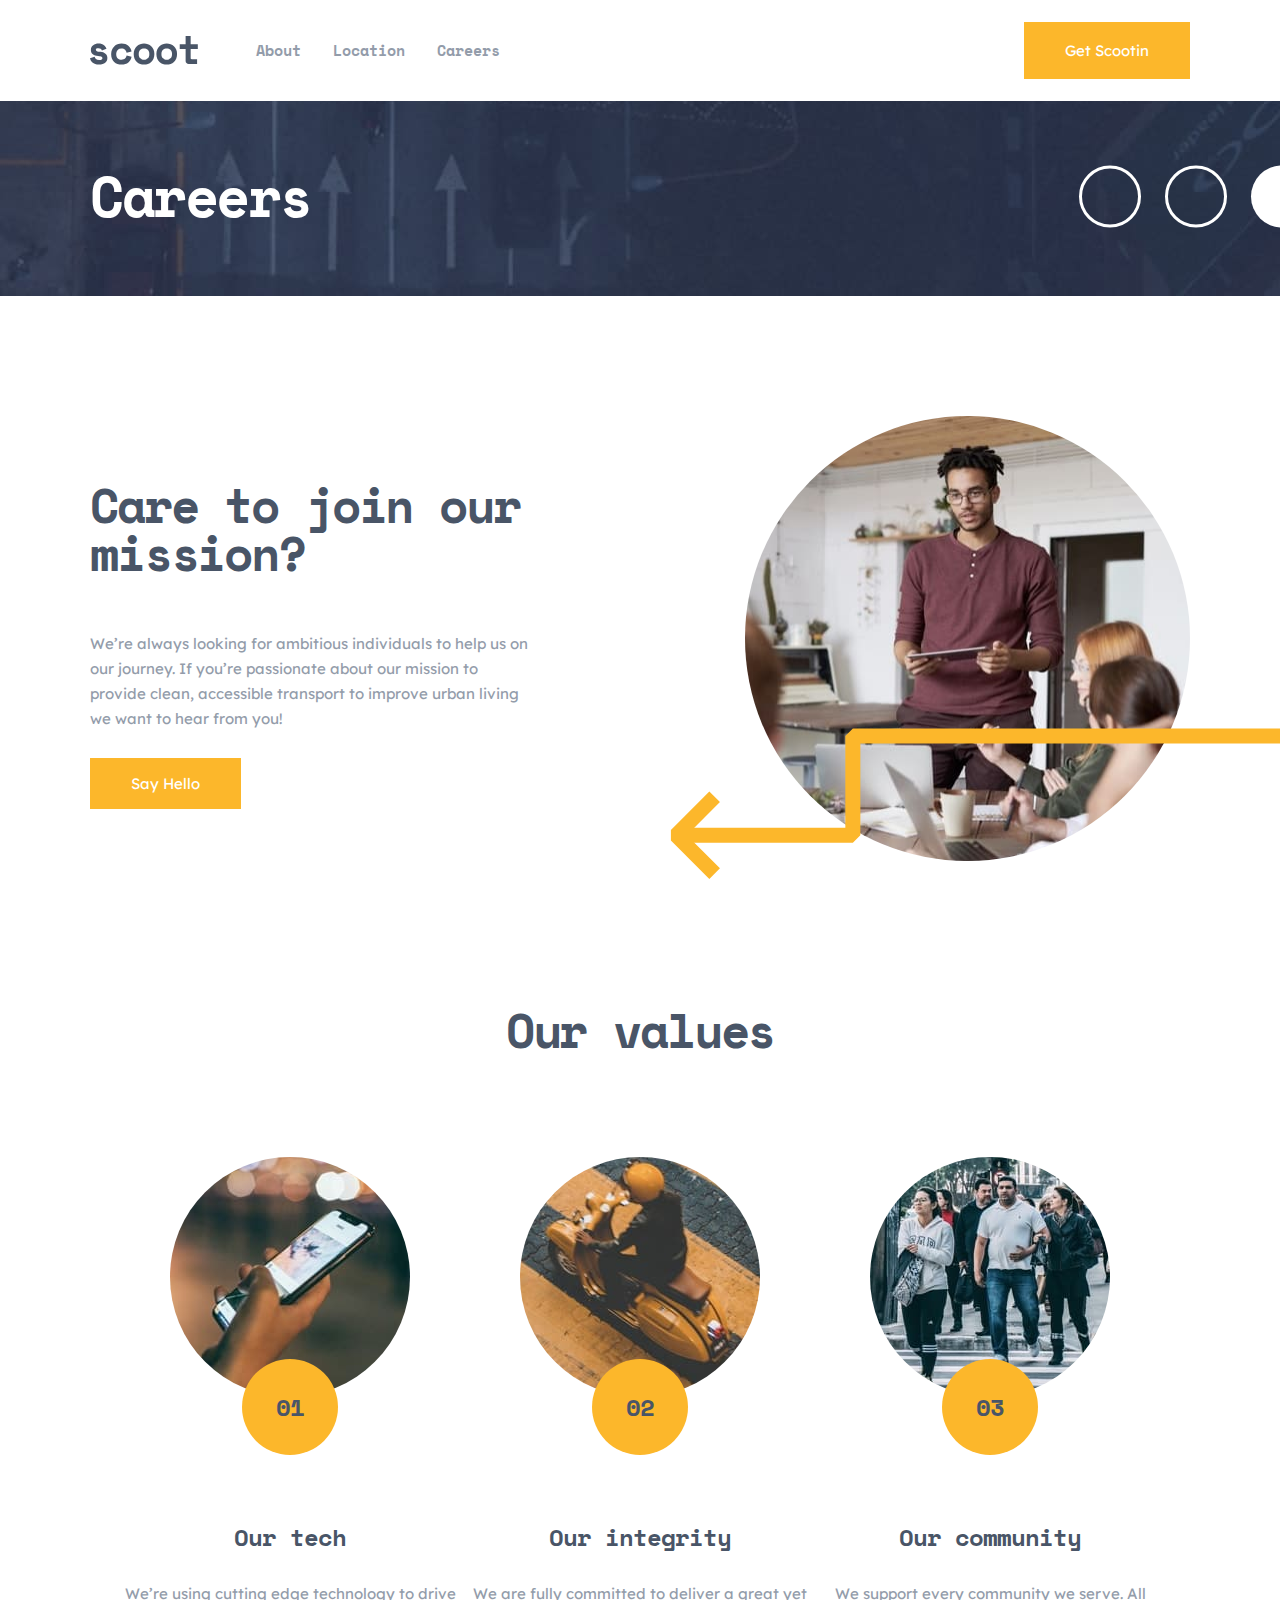
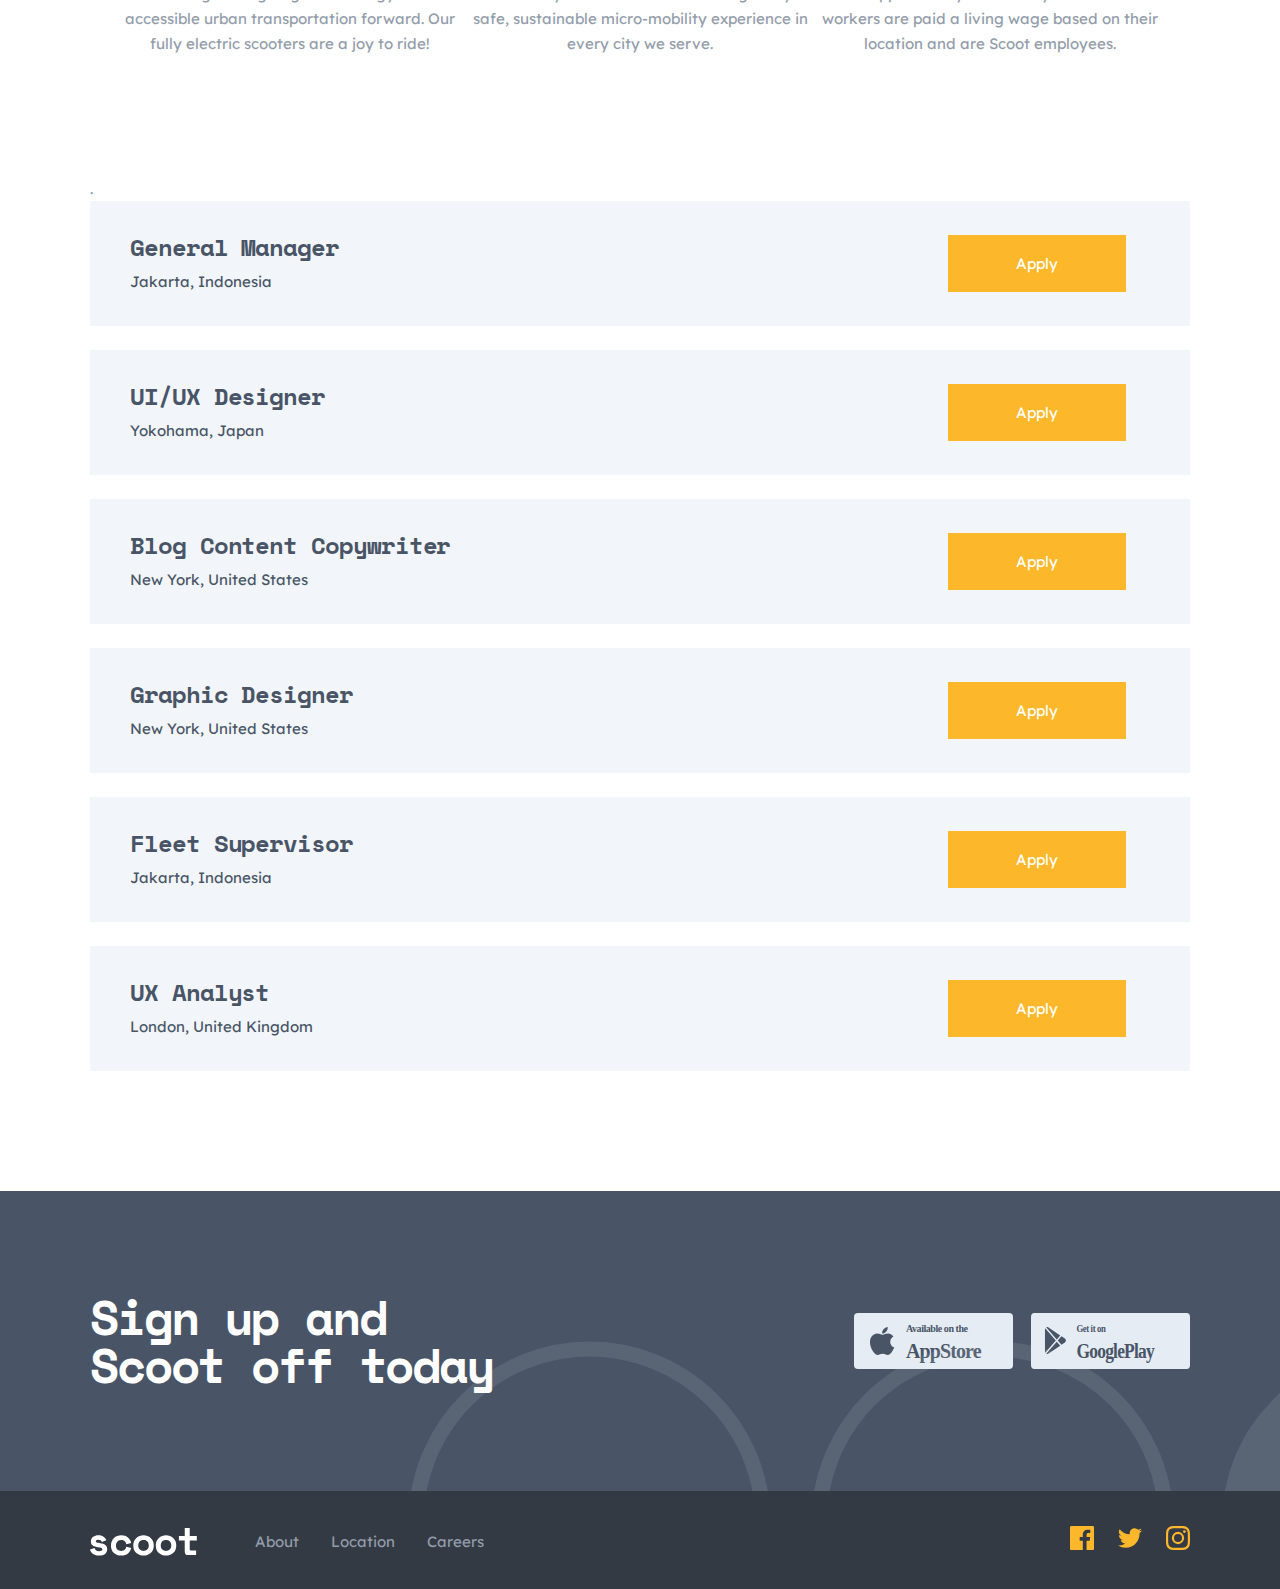
<file: career.html>
<!doctype html>
<html lang="en">

<head>
    <meta charset="utf-8">
    <meta name="viewport" content="width=device-width, initial-scale=1, shrink-to-fit=no">
    <link rel="stylesheet" href="./css/main.min.css">
    <title>Scoot Careers</title>
</head>

<body>
    <header class="header">
        <div class="header__container container">
            <img src="./assets/icons/hamburger.svg" alt="hamburger" id="open" onclick="openF()">
      <div id="sidebar">
        <img src="./assets/icons/close.svg" alt="close" id="close" onclick="closeF()">
        <ul class="sidebar__menu">
          <li class="sidebar__item">
            <a href="./about.html" class="sidebar__link">About</a>
          </li>
          <li class="sidebar__item">
            <a href="./location.html" class="sidebar__link">Location</a>
          </li>
          <li class="sidebar__item">
            <a href="./career.html" class="sidebar__link">Careers</a>
          </li>
        </ul>
        <a href="#" class="sidebar__btn">Get Scootin</a>
      </div>
            <nav class="sitenav">
                <a href="index.html" class="logo-link">
                    <img class="logo" src="./assets/logo.svg" alt="logo">
                </a>
                <ul class="sitenav__list">
                    <li class="sitenav__item">
                        <a class="sitenav__link" href="./about.html">About</a>
                    </li>
                    <li class="sitenav__item">
                        <a class="sitenav__link" href="./location.html">Location</a>
                    </li>
                    <li class="sitenav__item">
                        <a class="sitenav__link" href="./career.html">Careers</a>
                    </li>
                </ul>
            </nav>
            <a href="#" class="sitenav__btn btn-hover">Get Scootin</a>
        </div>
    </header>

    <main class="main">
        <section class="page-hero location__hero">
            <div class="page-hero__container container">
                <h1 class="page-hero__title">Careers</h1>
            </div>
        </section>

        <section class="articles">
            <div class="articles__container container">
                <div class="article">
                    <div class="article__content">
                        <h1 class="article__content--title">Care to join our mission?</h1>
                        <p class="article__content--desc">We’re always looking for ambitious individuals to help us on
                            our journey. If you’re passionate about our mission to provide clean, accessible transport
                            to improve urban living we want to hear from you!</p>
                        <a href="#" class="hero__content--link">Say Hello</a>
                    </div>
                    <img src="./assets/images/join-us.jpg" alt="" class="article__img">
                </div>
            </div>
        </section>
        <section class="ours">
            <div class="ours__container container">
                <h2 class="ours__title">Our values</h2>
                <div class="ours__wrapper">
                    <div class="ours__our">
                        <div class="ours__our--wrap">
                            <img src="./assets/images/our-tech.jpg" alt="our-img" class="ours__our--img">
                            <h4 class="ours__our--circle">01</h4>
                        </div>
                        <h4 class="ours__our--title">Our tech</h4>
                        <p class="ours__our--desc">We’re using cutting edge technology to drive accessible urban
                            transportation forward. Our fully electric scooters are a joy to ride!</p>
                    </div>
                    <div class="ours__our">
                        <div class="ours__our--wrap">
                            <img src="./assets/images/our-integrity.jpg" alt="our-img" class="ours__our--img">
                            <h4 class="ours__our--circle">02</h4>
                        </div>
                        <h4 class="ours__our--title">Our integrity</h4>
                        <p class="ours__our--desc">We are fully committed to deliver a great yet safe, sustainable
                            micro-mobility experience in every city we serve.</p>
                    </div>
                    <div class="ours__our">
                        <div class="ours__our--wrap">
                            <img src="./assets/images/our-community.jpg" alt="our-img" class="ours__our--img">
                            <h4 class="ours__our--circle">03</h4>
                        </div>
                        <h4 class="ours__our--title">Our community</h4>
                        <p class="ours__our--desc">We support every community we serve. All workers are paid a
                            living
                            wage based on their location and are Scoot employees.</p>
                    </div>
                </div>
            </div>
        </section>
        <section class="apply">
            <div class="apply__container container">.
                <div class="apply__wrapper">
                    <div class="apply__wrapper--content">
                        <h4 class="apply__content--title">General Manager</h4>
                        <p class="apply__content--desc">Jakarta, Indonesia</p>
                    </div>
                    <a href="#" class="apply__wrapper--btn">Apply</a>
                </div>
                <div class="apply__wrapper">
                    <div class="apply__wrapper--content">
                        <h4 class="apply__content--title">UI/UX Designer</h4>
                        <p class="apply__content--desc">Yokohama, Japan</p>
                    </div>
                    <a href="#" class="apply__wrapper--btn">Apply</a>
                </div>
                <div class="apply__wrapper">
                    <div class="apply__wrapper--content">
                        <h4 class="apply__content--title">Blog Content Copywriter</h4>
                        <p class="apply__content--desc">New York, United States</p>
                    </div>
                    <a href="#" class="apply__wrapper--btn">Apply</a>
                </div>
                <div class="apply__wrapper">
                    <div class="apply__wrapper--content">
                        <h4 class="apply__content--title">Graphic Designer</h4>
                        <p class="apply__content--desc">New York, United States</p>
                    </div>
                    <a href="#" class="apply__wrapper--btn">Apply</a>
                </div>
                <div class="apply__wrapper">
                    <div class="apply__wrapper--content">
                        <h4 class="apply__content--title">Fleet Supervisor</h4>
                        <p class="apply__content--desc">Jakarta, Indonesia</p>
                    </div>
                    <a href="#" class="apply__wrapper--btn">Apply</a>
                </div>
                <div class="apply__wrapper">
                    <div class="apply__wrapper--content">
                        <h4 class="apply__content--title">UX Analyst</h4>
                        <p class="apply__content--desc">London, United Kingdom</p>
                    </div>
                    <a href="#" class="apply__wrapper--btn">Apply</a>
                </div>
            </div>
        </section>
    </main>

    <footer class="footer">
        <section class="store">
            <div class="store__container container">
                <h2 class="store__title">Sign up and Scoot off today</h2>
                <div class="store__links">
                    <a href="#" class="store--link">
                        <img src="./assets/icons/app-store.svg" alt="image" class="store__img">
                    </a>
                    <a href="#" class="store--link">
                        <img src="./assets/icons/google-play.svg" alt="image" class="store__img">
                    </a>
                </div>
            </div>
        </section>
        <div class="footer__container container">
            <nav class="sitenav">
                <a href="index.html" class="logo-link">
                    <img class="logo" src="./assets/logo-white.svg" alt="logo">
                </a>
                <ul class="sitenav__list">
                    <li class="sitenav__item">
                        <a class="sitenav__link" href="./about.html">About</a>
                    </li>
                    <li class="sitenav__item">
                        <a class="sitenav__link" href="./location.html">Location</a>
                    </li>
                    <li class="sitenav__item">
                        <a class="sitenav__link" href="./career.html">Careers</a>
                    </li>
                </ul>
            </nav>
            <div class="footer__icon">
                <a href="#" class="footer__icon--link">
                    <svg xmlns="http://www.w3.org/2000/svg" width="24" height="24">
                        <path fill="#FCB72B"
                            d="M22.675 0H1.325C.593 0 0 .593 0 1.325v21.351C0 23.407.593 24 1.325 24H12.82v-9.294H9.692v-3.622h3.128V8.413c0-3.1 1.893-4.788 4.659-4.788 1.325 0 2.463.099 2.795.143v3.24l-1.918.001c-1.504 0-1.795.715-1.795 1.763v2.313h3.587l-.467 3.622h-3.12V24h6.116c.73 0 1.323-.593 1.323-1.325V1.325C24 .593 23.407 0 22.675 0z" />
                    </svg>
                </a>
                <a href="#" class="footer__icon--link">
                    <svg xmlns="http://www.w3.org/2000/svg" width="24" height="20">
                        <path fill="#FCB72B"
                            d="M24 2.557a9.83 9.83 0 01-2.828.775A4.932 4.932 0 0023.337.608a9.864 9.864 0 01-3.127 1.195A4.916 4.916 0 0016.616.248c-3.179 0-5.515 2.966-4.797 6.045A13.978 13.978 0 011.671 1.149a4.93 4.93 0 001.523 6.574 4.903 4.903 0 01-2.229-.616c-.054 2.281 1.581 4.415 3.949 4.89a4.935 4.935 0 01-2.224.084 4.928 4.928 0 004.6 3.419A9.9 9.9 0 010 17.54a13.94 13.94 0 007.548 2.212c9.142 0 14.307-7.721 13.995-14.646A10.025 10.025 0 0024 2.557z" />
                    </svg>
                </a>
                <a href="#" class="footer__icon--link">
                    <svg xmlns="http://www.w3.org/2000/svg" width="24" height="24">
                        <path fill="#FCB72B"
                            d="M12 2.163c3.204 0 3.584.012 4.85.07 3.252.148 4.771 1.691 4.919 4.919.058 1.265.069 1.645.069 4.849 0 3.205-.012 3.584-.069 4.849-.149 3.225-1.664 4.771-4.919 4.919-1.266.058-1.644.07-4.85.07-3.204 0-3.584-.012-4.849-.07-3.26-.149-4.771-1.699-4.919-4.92-.058-1.265-.07-1.644-.07-4.849 0-3.204.013-3.583.07-4.849.149-3.227 1.664-4.771 4.919-4.919 1.266-.057 1.645-.069 4.849-.069zM12 0C8.741 0 8.333.014 7.053.072 2.695.272.273 2.69.073 7.052.014 8.333 0 8.741 0 12c0 3.259.014 3.668.072 4.948.2 4.358 2.618 6.78 6.98 6.98C8.333 23.986 8.741 24 12 24c3.259 0 3.668-.014 4.948-.072 4.354-.2 6.782-2.618 6.979-6.98.059-1.28.073-1.689.073-4.948 0-3.259-.014-3.667-.072-4.947-.196-4.354-2.617-6.78-6.979-6.98C15.668.014 15.259 0 12 0zm0 5.838a6.162 6.162 0 100 12.324 6.162 6.162 0 000-12.324zM12 16a4 4 0 110-8 4 4 0 010 8zm6.406-11.845a1.44 1.44 0 100 2.881 1.44 1.44 0 000-2.881z" />
                    </svg>
                </a>
            </div>
        </div>
    </footer>
    <script src="./app.js"></script>
</body>

</html>
</file>
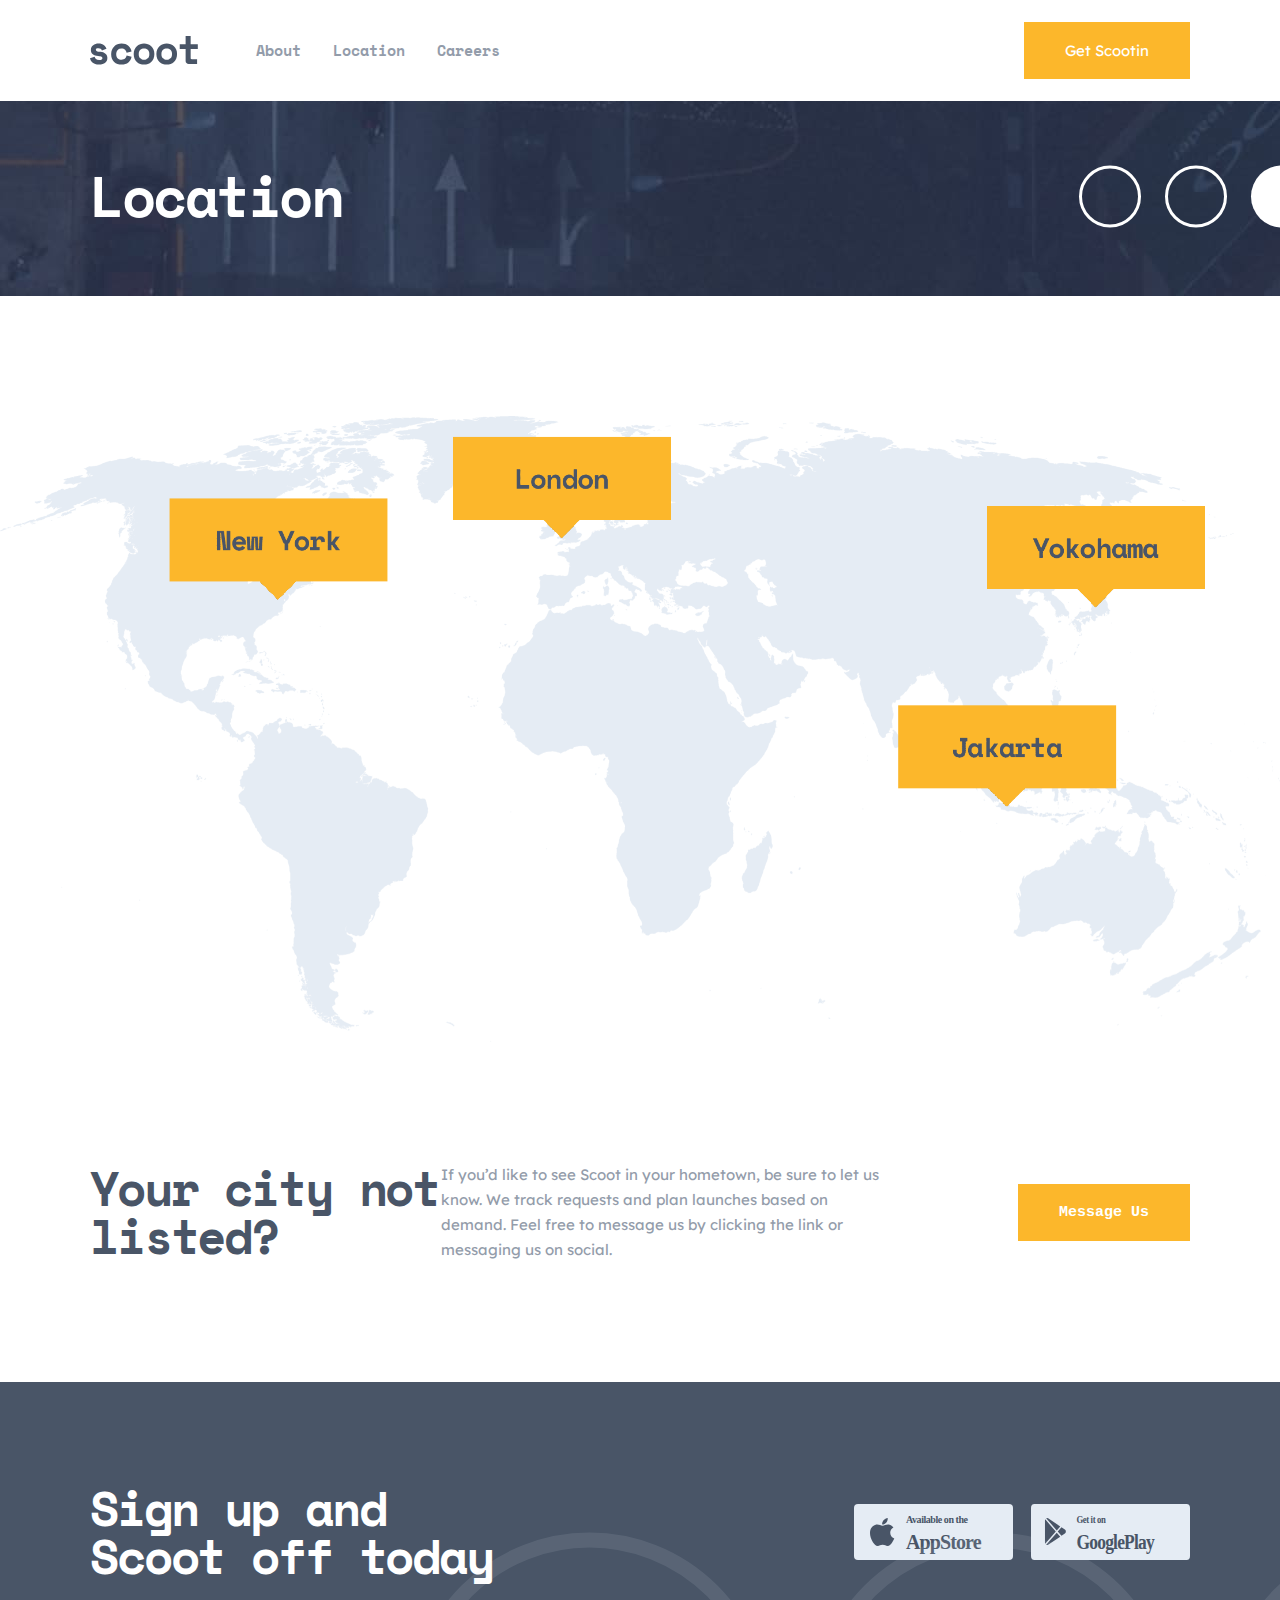
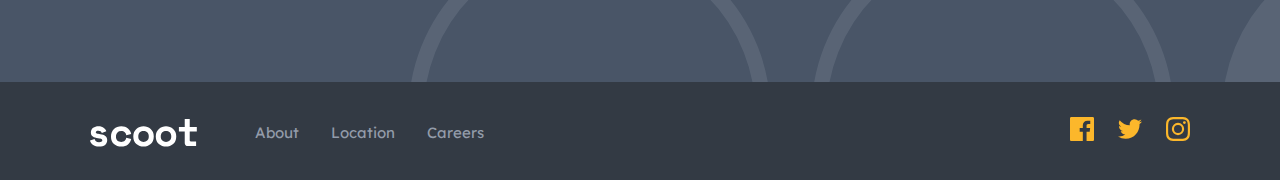
<file: location.html>
<!--locations page-->
<!doctype html>
<html lang="en">

<head>
    <meta charset="utf-8">
    <meta name="viewport" content="width=device-width, initial-scale=1, shrink-to-fit=no">
    <link rel="stylesheet" href="./css/main.min.css">
    <title>Scoot Location</title>
</head>

<body>
    <header class="header">
        <div class="header__container container">
            <img src="./assets/icons/hamburger.svg" alt="hamburger" id="open" onclick="openF()">
      <div id="sidebar">
        <img src="./assets/icons/close.svg" alt="close" id="close" onclick="closeF()">
        <ul class="sidebar__menu">
          <li class="sidebar__item">
            <a href="./about.html" class="sidebar__link">About</a>
          </li>
          <li class="sidebar__item">
            <a href="./location.html" class="sidebar__link">Location</a>
          </li>
          <li class="sidebar__item">
            <a href="./career.html" class="sidebar__link">Careers</a>
          </li>
        </ul>
        <a href="#" class="sidebar__btn">Get Scootin</a>
      </div>
            <nav class="sitenav">
                <a href="index.html" class="logo-link">
                    <img class="logo" src="./assets/logo.svg" alt="logo">
                </a>
                <ul class="sitenav__list">
                    <li class="sitenav__item">
                        <a class="sitenav__link" href="./about.html">About</a>
                    </li>
                    <li class="sitenav__item">
                        <a class="sitenav__link" href="./location.html">Location</a>
                    </li>
                    <li class="sitenav__item">
                        <a class="sitenav__link" href="./career.html">Careers</a>
                    </li>
                </ul>
            </nav>
            <a href="#" class="sitenav__btn btn-hover">Get Scootin</a>
        </div>
    </header>

    <main class="main">
        <section class="page-hero location__hero">
            <div class="page-hero__container container">
                <h1 class="page-hero__title">Location</h1>
            </div>
        </section>
        <section class="location">
            <img src="./assets/images/world-map-desktop-dots.png" alt="world-map" class="location__img1">
            <img src="./assets/images/world-map-mobile.png" alt="world-map" class="location__img2">
            <div class="location__container container">
                <div class="city">
                    <h4 class="city__text">New York</h4>
                    <h4 class="city__text">London</h4>
                    <h4 class="city__text">Jakarta</h4>
                    <h4 class="city__text">Yokohama</h4>
                </div>
                <div class="location__content">
                    <h2 class="location__content--title">Your city not listed?</h2>
                    <p class="location__content--desc">If you’d like to see Scoot in your hometown, be sure to let us
                        know. We track requests and plan launches based on demand. Feel free to message us by clicking
                        the link or messaging us on social.</p>
                    <a href="#" class="btn location__content--link"><pre>Message Us</pre></a>
                </div>
            </div>
        </section>
    </main>

    <footer class="footer">
        <section class="store">
            <div class="store__container container">
                <h2 class="store__title">Sign up and Scoot off today</h2>
                <div class="store__links">
                    <a href="#" class="store--link">
                        <img src="./assets/icons/app-store.svg" alt="image" class="store__img">
                    </a>
                    <a href="#" class="store--link">
                        <img src="./assets/icons/google-play.svg" alt="image" class="store__img">
                    </a>
                </div>
            </div>
        </section>
        <div class="footer__container container">
            <nav class="sitenav">
                <a href="index.html" class="logo-link">
                    <img class="logo" src="./assets/logo-white.svg" alt="logo">
                </a>
                <ul class="sitenav__list">
                    <li class="sitenav__item">
                        <a class="sitenav__link" href="./about.html">About</a>
                    </li>
                    <li class="sitenav__item">
                        <a class="sitenav__link" href="./location.html">Location</a>
                    </li>
                    <li class="sitenav__item">
                        <a class="sitenav__link" href="./career.html">Careers</a>
                    </li>
                </ul>
            </nav>
            <div class="footer__icon">
                <a href="#" class="footer__icon--link">
                    <svg xmlns="http://www.w3.org/2000/svg" width="24" height="24">
                        <path fill="#FCB72B"
                            d="M22.675 0H1.325C.593 0 0 .593 0 1.325v21.351C0 23.407.593 24 1.325 24H12.82v-9.294H9.692v-3.622h3.128V8.413c0-3.1 1.893-4.788 4.659-4.788 1.325 0 2.463.099 2.795.143v3.24l-1.918.001c-1.504 0-1.795.715-1.795 1.763v2.313h3.587l-.467 3.622h-3.12V24h6.116c.73 0 1.323-.593 1.323-1.325V1.325C24 .593 23.407 0 22.675 0z" />
                    </svg>
                </a>
                <a href="#" class="footer__icon--link">
                    <svg xmlns="http://www.w3.org/2000/svg" width="24" height="20">
                        <path fill="#FCB72B"
                            d="M24 2.557a9.83 9.83 0 01-2.828.775A4.932 4.932 0 0023.337.608a9.864 9.864 0 01-3.127 1.195A4.916 4.916 0 0016.616.248c-3.179 0-5.515 2.966-4.797 6.045A13.978 13.978 0 011.671 1.149a4.93 4.93 0 001.523 6.574 4.903 4.903 0 01-2.229-.616c-.054 2.281 1.581 4.415 3.949 4.89a4.935 4.935 0 01-2.224.084 4.928 4.928 0 004.6 3.419A9.9 9.9 0 010 17.54a13.94 13.94 0 007.548 2.212c9.142 0 14.307-7.721 13.995-14.646A10.025 10.025 0 0024 2.557z" />
                    </svg>
                </a>
                <a href="#" class="footer__icon--link">
                    <svg xmlns="http://www.w3.org/2000/svg" width="24" height="24">
                        <path fill="#FCB72B"
                            d="M12 2.163c3.204 0 3.584.012 4.85.07 3.252.148 4.771 1.691 4.919 4.919.058 1.265.069 1.645.069 4.849 0 3.205-.012 3.584-.069 4.849-.149 3.225-1.664 4.771-4.919 4.919-1.266.058-1.644.07-4.85.07-3.204 0-3.584-.012-4.849-.07-3.26-.149-4.771-1.699-4.919-4.92-.058-1.265-.07-1.644-.07-4.849 0-3.204.013-3.583.07-4.849.149-3.227 1.664-4.771 4.919-4.919 1.266-.057 1.645-.069 4.849-.069zM12 0C8.741 0 8.333.014 7.053.072 2.695.272.273 2.69.073 7.052.014 8.333 0 8.741 0 12c0 3.259.014 3.668.072 4.948.2 4.358 2.618 6.78 6.98 6.98C8.333 23.986 8.741 24 12 24c3.259 0 3.668-.014 4.948-.072 4.354-.2 6.782-2.618 6.979-6.98.059-1.28.073-1.689.073-4.948 0-3.259-.014-3.667-.072-4.947-.196-4.354-2.617-6.78-6.979-6.98C15.668.014 15.259 0 12 0zm0 5.838a6.162 6.162 0 100 12.324 6.162 6.162 0 000-12.324zM12 16a4 4 0 110-8 4 4 0 010 8zm6.406-11.845a1.44 1.44 0 100 2.881 1.44 1.44 0 000-2.881z" />
                    </svg>
                </a>
            </div>
        </div>
    </footer>
    <script src="./app.js"></script>

</body>

</html>
</file>
<file: css/main.min.css>
.header,section{overflow:hidden}.header .sitenav__link,.ours__title,.page-hero__title{font-family:"Space Mono",sans-serif;font-weight:700}.apply,.container,.faqs,.header,.location,.location__img,.location__img1,.ours,.page-hero{width:100%}body,html{height:100%}@font-face{font-family:"Space Mono";font-style:normal;font-weight:400;src:local(""),url("../fonts/space-mono-v12-latin-regular.woff2") format("woff2"),url("../fonts/space-mono-v12-latin-regular.woff") format("woff")}@font-face{font-family:"Space Mono";font-style:normal;font-weight:700;src:local(""),url("../fonts/space-mono-v12-latin-700.woff2") format("woff2"),url("../fonts/space-mono-v12-latin-700.woff") format("woff")}@font-face{font-family:"Lexend Deca";font-style:normal;font-weight:400;src:local(""),url("../fonts/lexend-deca-v17-latin-regular.woff2") format("woff2"),url("../fonts/lexend-deca-v17-latin-regular.woff") format("woff")}*,::after,::before{padding:0;margin:0;-webkit-box-sizing:border-box;box-sizing:border-box}html{scroll-behavior:smooth;font-size:62.5%}.header .sitenav__link,body{font-size:1.5rem;line-height:25px;color:#939caa}ol,ul{list-style:none;margin-bottom:0}a{text-decoration:none}.header .sitenav__item,.ours__wrapper,h1,h2,h3,h4,h5,h6,img,p{display:-webkit-box;display:-ms-flexbox;display:flex}.header .sitenav,.header__container,body{display:-webkit-box;display:-ms-flexbox}body{display:flex;-webkit-box-orient:vertical;-webkit-box-direction:normal;-ms-flex-direction:column;flex-direction:column;font-family:"Lexend Deca",sans-serif;font-weight:400}.container{max-width:1160px;margin-left:auto;margin-right:auto;padding-left:30px;padding-right:30px}.main{-webkit-box-flex:1;-ms-flex-positive:1;flex-grow:1}.header{background-color:#fff;position:fixed;top:0;z-index:2}.header__container{display:flex;-webkit-box-align:center;-ms-flex-align:center;align-items:center;padding-top:22px;padding-bottom:22px}.header .sitenav{display:flex;-webkit-box-align:center;-ms-flex-align:center;align-items:center}.footer .sitenav .logo-link,.header .sitenav .logo{margin-right:58px}.header .sitenav__list{display:-webkit-box;display:-ms-flexbox;display:flex;margin-right:auto;gap:32px}.header .sitenav__link{display:block}.header .sitenav__link:active{color:#fcb72b}.header .sitenav__btn{padding:12px 37px;background-color:#fcb72b;border:4px solid #fcb72b;color:#fff;-webkit-transition:.5s;-o-transition:.5s;transition:.5s;margin-left:auto}.header .sitenav__btn:hover{background-color:inherit;color:#fcb72b}.ours__container,.ours__our{display:-webkit-box;display:-ms-flexbox;-ms-flex-direction:column;-webkit-box-orient:vertical;-webkit-box-direction:normal}.page-hero{margin-top:96px;margin-bottom:120px;background:url("../../assets/patterns/white-circles.svg") right -33px center/234px 63px no-repeat,url("../../assets/images/about-hero-desktop.jpg") center center/cover no-repeat}.page-hero__container{margin-top:72px;margin-bottom:72px}.page-hero__title{font-size:5.6rem;line-height:56px;color:#fff;letter-spacing:-2.5px}.footer .store__title,.ours__title{font-size:4.8rem;line-height:48px;letter-spacing:-2.14px}.ours__container{margin-bottom:120px;display:flex;flex-direction:column;-webkit-box-align:center;-ms-flex-align:center;align-items:center;gap:103px}.ours__title{color:#495567;display:inline-block}.ours__our--circle,.ours__our--title{font-size:2.4rem;color:#495567}.ours__our--circle,.ours__our--title,.sidebar__link{line-height:28px;letter-spacing:-1.07px;font-family:"Space Mono",sans-serif;font-weight:700}.ours__our{display:flex;flex-direction:column;-webkit-box-pack:justify;-ms-flex-pack:justify;justify-content:space-between;-webkit-box-align:center;-ms-flex-align:center;align-items:center;gap:30px}.ours__our--circle,.ours__our--wrap{display:-webkit-box;display:-ms-flexbox}.ours__our--wrap{display:flex;-webkit-box-orient:vertical;-webkit-box-direction:normal;-ms-flex-direction:column;flex-direction:column;-webkit-box-align:center;-ms-flex-align:center;align-items:center}.ours__our--img{width:240px;height:240px;border-radius:50%}.ours__our--circle{-webkit-transform:translateY(-38px);-ms-transform:translateY(-38px);transform:translateY(-38px);display:flex;-webkit-box-align:center;-ms-flex-align:center;align-items:center;-webkit-box-pack:center;-ms-flex-pack:center;justify-content:center;width:96px;height:96px;background-color:#fcb72b;border-radius:50%}.ours__our--desc{text-align:center;width:100%;max-width:350px}#open{display:none;z-index:4}#open:hover,#sidebar #close:hover{cursor:pointer}#sidebar{z-index:5;display:none}.sidebar__menu{display:-webkit-box;display:-ms-flexbox;display:flex;-webkit-box-orient:vertical;-webkit-box-direction:normal;-ms-flex-direction:column;flex-direction:column;gap:24px;margin-top:96px}.sidebar__link{font-size:1.8rem;color:#939caa}.sidebar__link:active{color:#fcb72b}.sidebar__btn{padding:12px 40px;background-color:#fcb72b;border:4px solid #fcb72b;color:#fff;-webkit-transition:.5s;-o-transition:.5s;transition:.5s;position:absolute;bottom:24px;left:32px}.sidebar__btn:hover{background-color:inherit;color:#fcb72b}.footer{width:100%;background-color:#333a44}.footer .store{width:100%;background-color:#495567}.footer .store__container{width:100%;padding-top:102px;padding-bottom:102px;display:-webkit-box;display:-ms-flexbox;display:flex;-webkit-box-pack:justify;-ms-flex-pack:justify;justify-content:space-between;-webkit-box-align:center;-ms-flex-align:center;align-items:center;position:relative}.footer .sitenav,.footer__container{display:-webkit-box;display:-ms-flexbox;-webkit-box-align:center}.footer .store__container::before{position:absolute;content:"";width:200%;height:100%;bottom:-50%;right:-130%;background-image:url("../../assets/patterns/cta-circles.svg");background-repeat:no-repeat}.footer .store__title{font-family:"Space Mono",sans-serif;font-weight:700;color:#fff;width:100%;max-width:415px}.footer .store__links{display:-webkit-box;display:-ms-flexbox;display:flex;gap:18px}.footer .store .store__img{width:159px;height:56px}.footer__container{display:flex;-ms-flex-align:center;align-items:center;margin-top:35px;margin-bottom:32px}.footer .sitenav{display:flex;-ms-flex-align:center;align-items:center;margin-right:auto}.footer .sitenav .logo{width:107px;height:28px}.footer .sitenav__list{display:-webkit-box;display:-ms-flexbox;display:flex;gap:32px}.footer .sitenav__link{color:#939caa}.footer .sitenav__link:active{color:#fcb72b}.footer .footer__icon{display:-webkit-box;display:-ms-flexbox;display:flex;-webkit-box-align:center;-ms-flex-align:center;align-items:center;gap:24px}.footer .footer__icon svg:active path{fill:#E5ECF4}@media (max-width:600px){.header__container{-webkit-box-pack:center;-ms-flex-pack:center;justify-content:center}.header .sitenav__btn,.header .sitenav__list{display:none}#open,#sidebar{position:fixed;left:0;top:0;padding-top:32px;padding-left:32px}#open{display:block}#sidebar{background-color:#333a44;width:66%;height:100vh}.footer__container,.footer__container .sitenav,.footer__container .sitenav__list{-webkit-box-orient:vertical;-webkit-box-direction:normal}.footer__container{-ms-flex-direction:column;flex-direction:column}.footer__container .sitenav{-ms-flex-direction:column;flex-direction:column;-webkit-box-align:center;-ms-flex-align:center;align-items:center;text-align:center;margin-right:0;margin-bottom:85px;gap:41px}.footer__container .sitenav .logo-link{margin:0}.footer__container .sitenav__list{-ms-flex-direction:column;flex-direction:column}}.main{-ms-flex-wrap:1;flex-wrap:1;width:100%}.main .hero{background:-webkit-gradient(linear,left top,left bottom,from(rgba(47,59,89,.75)),to(rgba(47,59,89,.75))),url("../../assets/images/hero.jpg");background:-o-linear-gradient(rgba(47,59,89,.75),rgba(47,59,89,.75)),url("../../assets/images/hero.jpg");background:linear-gradient(rgba(47,59,89,.75),rgba(47,59,89,.75)),url("../../assets/images/hero.jpg");background-size:cover;background-position:right;width:100%;margin-top:96px;padding-top:153px;padding-bottom:152px}.location__content--link,.main .hero__content--link{padding:12px 37px;background-color:#fcb72b;-webkit-transition:.5s;-o-transition:.5s}.main .hero__container{display:-webkit-box;display:-ms-flexbox;display:flex;-webkit-box-orient:vertical;-webkit-box-direction:normal;-ms-flex-direction:column;flex-direction:column;-webkit-box-align:start;-ms-flex-align:start;align-items:flex-start;gap:40px;position:relative}.main .hero__container::after{position:absolute;content:"";right:93%;bottom:42%;width:100%;height:15px;background-color:#fcb72b}.main .hero__container::before{position:absolute;content:"";left:50%;top:53%;width:446px;height:500px;background-image:url("../../assets/patterns/right-arrow.svg");background-repeat:no-repeat}@media (max-width:768px){.header .sitenav .logo{margin-right:16px}.header .sitenav__list{gap:16px}.ours .ours__our:not(:last-child){margin-bottom:56px}.ours__wrapper{-webkit-box-orient:vertical;-webkit-box-direction:normal;-ms-flex-direction:column;flex-direction:column}.footer .store__container{width:100%;-webkit-box-orient:vertical;-webkit-box-direction:normal;-ms-flex-direction:column;flex-direction:column;gap:40px}.footer .store__container::before{right:-70%}.footer .store__title{text-align:center}.main .hero__container{margin-bottom:39px}.main .hero__container::after{display:none}.main .hero__container::before{left:-20%;top:110%}}.main .hero__title{font-family:"Space Mono",sans-serif;font-size:5.6rem;font-weight:700;line-height:56px;color:#fff;letter-spacing:-2.5px;width:100%;max-width:500px}.main .hero__content{margin-left:95px}.main .hero__content--desc{width:100%;max-width:405px;margin-bottom:40px;color:#fff}.main .hero__content--link{border:4px solid #fcb72b;color:#fff;transition:.5s}.main .hero__content--link:hover{background-color:inherit;color:#fcb72b}.main .feature{width:100%;background-image:url("../../assets/patterns/horizontal-line.svg");background-color:#fff;background-repeat:no-repeat;background-size:69%;background-position:0 200px}.main .feature__container{padding-top:160px;padding-bottom:266px}.main .feature__list{display:-webkit-box;display:-ms-flexbox;display:flex;gap:30px}.main .feature__item--icon{margin-bottom:40px;width:96px;height:96px}.main .feature__item--title{margin-bottom:27px;font-family:"Space Mono",sans-serif;font-size:2.4rem;font-weight:700;line-height:28px;color:#495567;letter-spacing:-1.07px}.main .feature__item--desc{font-family:"Lexend Deca",sans-serif;font-size:1.5rem;font-weight:400;line-height:25px;color:#939caa}.faqs__title,.main .article__content--title{font-family:"Space Mono",sans-serif;font-size:4.8rem;font-weight:700;line-height:48px;color:#495567;letter-spacing:-2.14px}@media (max-width:768px){.main .hero__container{display:-webkit-box;display:-ms-flexbox;display:flex;-webkit-box-orient:vertical;-webkit-box-direction:normal;-ms-flex-direction:column;flex-direction:column;-webkit-box-align:center;-ms-flex-align:center;align-items:center}.main .hero__title{text-align:center}.main .hero__content{margin-left:0;text-align:center}.main .feature{background:0 0}.main .feature__list{-webkit-box-orient:vertical;-webkit-box-direction:normal;-ms-flex-direction:column;flex-direction:column;position:relative}.main .feature__list::before{position:absolute;content:"";background-image:url("../../assets/patterns/horizontal-line.svg");background-repeat:no-repeat;background-size:15px 100%;width:10%;height:73%;left:40px;z-index:-1}.main .feature__item{display:-webkit-box;display:-ms-flexbox;display:flex;gap:30px}.main .feature__item--icon{margin:0}.main .feature__item--desc{width:100%;max-width:400px}}.main .articles{background-color:#fff}.faqs .accordion-body,.faqs .accordion-button{background-color:#f2f5f9}.main .articles__container{padding-bottom:145px;display:-webkit-box;display:-ms-flexbox;display:flex;-webkit-box-orient:vertical;-webkit-box-direction:normal;-ms-flex-direction:column;flex-direction:column;gap:160px}.faqs__container,.main .article{display:-webkit-box;display:-ms-flexbox}.main .article{display:flex;-webkit-box-align:center;-ms-flex-align:center;align-items:center;-webkit-box-pack:justify;-ms-flex-pack:justify;justify-content:space-between;position:relative;z-index:1}.main .article::after{position:absolute;content:"";width:740px;height:151px;background-image:url("../../assets/patterns/big-arrow.svg");background-repeat:no-repeat;background-size:cover}.main .article:first-child::after{right:-220px;top:70%}.main .article:nth-child(2)::after{-webkit-transform:rotateX(180deg);transform:rotateX(180deg);-webkit-transform:rotateY(180deg);transform:rotateY(180deg);left:-550px;top:0}.main .article:nth-child(3)::after{right:-550px;top:60px}.main .article .about__article::after{height:10000px}.main .article::before{position:absolute;content:"";width:445px;height:445px;top:0;right:-50%;background-color:#e5ecf4;border-radius:50%;z-index:-1}.main .article:nth-child(2){-webkit-box-orient:horizontal;-webkit-box-direction:reverse;-ms-flex-direction:row-reverse;flex-direction:row-reverse}.main .article:nth-child(2)::before{left:-50%;top:0}.main .article__content{width:100%;max-width:445px}.main .article__content--title{margin-bottom:54px}.main .article__content--desc{margin-bottom:40px}.main .article__img{width:445px;height:445px;border-radius:50%}@media (max-width:768px){.main .article,.main .article:nth-child(2){-webkit-box-orient:vertical;-webkit-box-direction:reverse}.main .article{-ms-flex-direction:column-reverse;flex-direction:column-reverse;gap:120px}.main .article__content{text-align:center}.main .article:nth-child(2){-ms-flex-direction:column-reverse;flex-direction:column-reverse}.main .article:first-child::after{right:-18%;top:30%}.main .article:nth-child(2)::after{left:-75%;top:0}.main .article:nth-child(3)::after{right:-80%;top:8%}.main .article::before,.main .article:nth-child(2)::before{top:0}}.apply__container,.faqs__container,.location__container .city{-webkit-box-orient:vertical;-webkit-box-direction:normal}.faqs__container{margin-bottom:120px;display:flex;-ms-flex-direction:column;flex-direction:column;-webkit-box-align:center;-ms-flex-align:center;align-items:center;gap:64px}.faqs__driving,.faqs__works{width:100%;display:-webkit-box;display:-ms-flexbox;display:flex;-webkit-box-pack:justify;-ms-flex-pack:justify;justify-content:space-between;-webkit-box-align:center;-ms-flex-align:center;align-items:center}.faqs__driving--title,.faqs__works--title{letter-spacing:-2.14px;font-size:4rem;width:30%;max-width:600px;line-height:48px;color:#495567;font-family:"Space Mono",sans-serif;font-weight:700}.faqs__works--title{display:inline-block;letter-spacing:-1.79}.faqs__driving--title{letter-spacing:-1.79}.faqs .accordion-button::after,.faqs .accordion-button:not(.collapsed)::after{background-image:url("../../assets/icons/faqs__arrow.svg")}.faqs .accordion{width:70%;max-width:730px}.faqs .accordion:focus-visible{outline:0}.faqs .accordion-button{padding:32px 40px;font-family:"Space Mono",sans-serif;font-size:2.4rem;font-weight:700;line-height:28px;letter-spacing:-1.07px;color:#495567!important}.faqs .accordion-button:active{background-color:#fff4df}.location__hero{background-image:url("../../assets/patterns/white-circles.svg"),url("../../assets/images/careers-locations-hero-desktop.jpg")}.location__img2{width:100%;display:none;margin-bottom:40px}.apply__container,.location__container{margin-bottom:120px}.location__container .city{display:none;-ms-flex-direction:column;flex-direction:column;gap:16px}.apply__container,.location__container .city__text,.location__content{display:-webkit-box;display:-ms-flexbox}.location__container .city__text{display:flex;-webkit-box-pack:center;-ms-flex-pack:center;justify-content:center;width:100%;margin-right:auto;margin-left:auto;background-color:#fff4df;padding-top:22px;padding-bottom:22px}.apply__wrapper--btn:hover,.location__content--link:hover{background-color:inherit;color:#fcb72b}.location__content{width:100%;margin-top:120px;display:flex;-webkit-box-align:center;-ms-flex-align:center;align-items:center}.location__content--title{font-family:"Space Mono",sans-serif;font-size:4.8rem;font-weight:700;line-height:48px;color:#495567;letter-spacing:-2.14px;width:100%;max-width:351px}.location__content--desc{width:100%;max-width:445px}.location__content--link{border:4px solid #fcb72b;transition:.5s;font-family:"Space Mono",sans-serif;font-size:1.5rem;font-weight:700;line-height:25px;color:#fff;margin-left:auto;display:block}.location__content--link:active{color:#fcb72b}@media (max-width:376px){.page-hero{background:0 0,url("../../assets/images/about-hero-desktop.jpg")}.main .hero__container{margin-bottom:39px}.main .hero__container::before{left:-80%;top:100%}.main .feature__item,.main .feature__item--content,.main .feature__list{-webkit-box-orient:vertical;-webkit-box-direction:normal}.main .feature{background:0 0}.main .feature__list{-ms-flex-direction:column;flex-direction:column;position:relative}.location__img1,.main .article::before,.main .feature__list::before{display:none}.main .feature__item{-ms-flex-direction:column;flex-direction:column;-webkit-box-align:center;-ms-flex-align:center;align-items:center;gap:30px}.main .feature__item--icon{width:56px;height:56px}.main .feature__item--content{display:-webkit-box;display:-ms-flexbox;display:flex;-ms-flex-direction:column;flex-direction:column;-webkit-box-align:center;-ms-flex-align:center;align-items:center;text-align:center}.main .feature__item--title{margin-bottom:24px}.main .feature__item--desc{width:100%;max-width:400px}.main .article__img{width:311px;height:311px}.main .article:first-child::after{left:10%;top:10%}.main .article:nth-child(2)::after{left:-200%;top:0}.main .article:nth-child(3)::after{right:-220%;top:0}.location__hero{background-image:none,url("../../assets/images/careers-locations-hero-desktop.jpg")}.location__img2{display:block}.location .city{display:-webkit-box;display:-ms-flexbox;display:flex}}.apply__container{display:flex;-ms-flex-direction:column;flex-direction:column}.apply__content--title{font-family:"Space Mono",sans-serif;font-size:2.4rem;font-weight:700;line-height:28px;color:#495567;letter-spacing:-1.07px;margin-bottom:8px}.apply__content--desc{color:#495567}.apply__wrapper{display:-webkit-box;display:-ms-flexbox;display:flex;-webkit-box-align:center;-ms-flex-align:center;align-items:center;-webkit-box-pack:justify;-ms-flex-pack:justify;justify-content:space-between;background-color:#f2f5f9;padding:32px 64px 32px 40px}.apply__wrapper:not(:last-child){margin-bottom:24px}.apply__wrapper--btn{padding:12px 64px;background-color:#fcb72b;border:4px solid #fcb72b;color:#fff;-webkit-transition:.5s;-o-transition:.5s;transition:.5s}@media (max-width:768px){.faqs__driving,.faqs__works{width:100%;-webkit-box-orient:vertical;-webkit-box-direction:normal;-ms-flex-direction:column;flex-direction:column;text-align:center}.faqs__driving--title,.faqs__works--title{display:-webkit-box;display:-ms-flexbox;display:flex;-webkit-box-pack:center;-ms-flex-pack:center;justify-content:center;width:100%;margin-bottom:32px}.faqs .accordion{width:100%;max-width:730px}.location__content{-webkit-box-orient:vertical;-webkit-box-direction:normal;-ms-flex-direction:column;flex-direction:column;-webkit-box-align:center;-ms-flex-align:center;align-items:center;text-align:center;gap:40px}.location__content--link{margin-right:auto}.apply__wrapper{-webkit-box-orient:vertical;-webkit-box-direction:normal;-ms-flex-direction:column;flex-direction:column;gap:16px}.apply__wrapper .apply__content--desc{display:-webkit-box;display:-ms-flexbox;display:flex;-webkit-box-pack:center;-ms-flex-pack:center;justify-content:center}.apply__wrapper .apply__content--title{text-align:center}}
</file>
